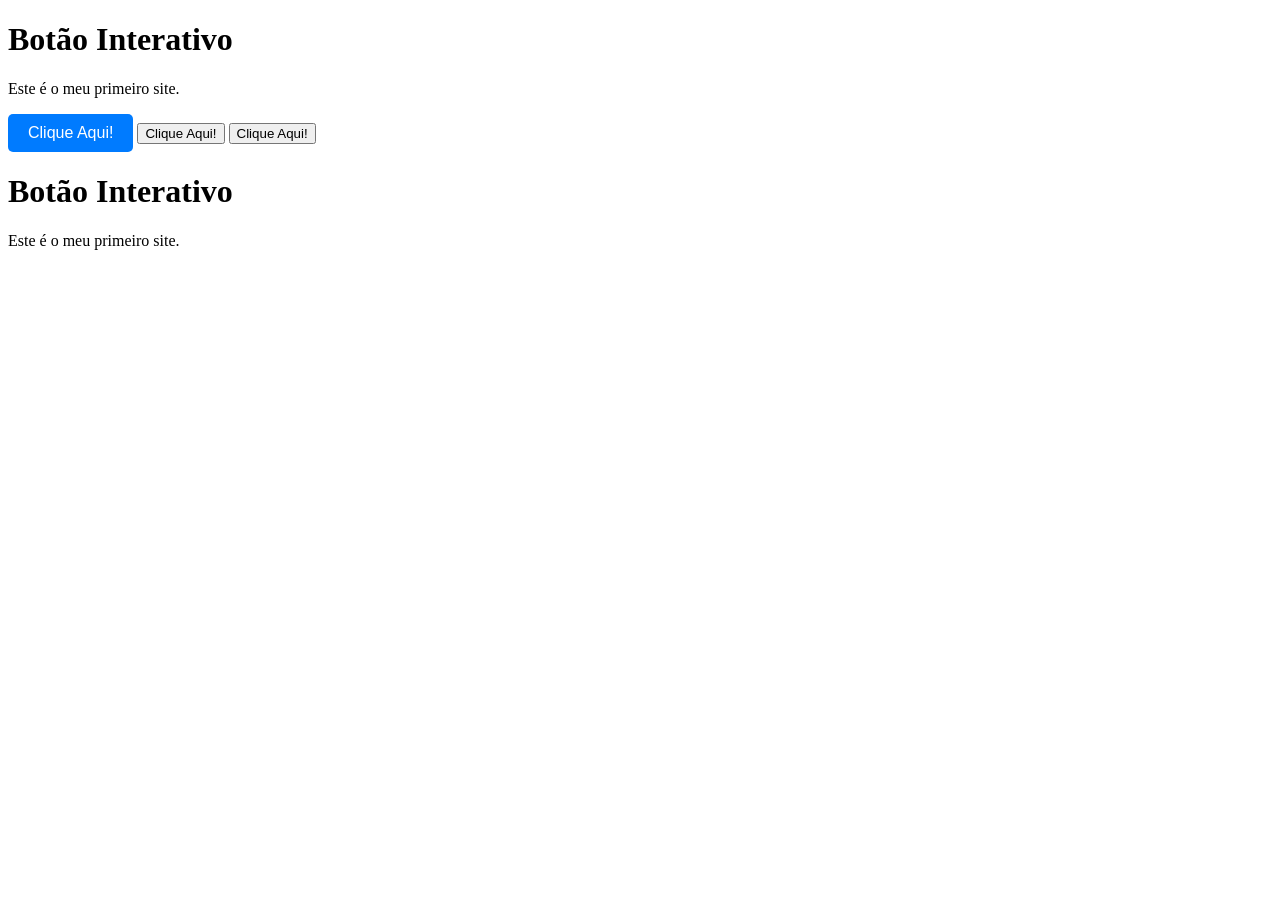
<file: index.html>
<!DOCTYPE html>
<html lang="pt-br">
<head>
    <h1>Botão Interativo</h1>
    <p>Este é o meu primeiro site.</p>
    <title>Botão Interativo</title>
    <style>
        .meu-botao {
            background-color: #007bff;
            color: white;
            padding: 10px 20px;
            border: none;
            border-radius: 5px;
            cursor: pointer;
            font-size: 16px;
        }
        .meu-botao:hover {
            background-color: #0056b3;
        }
    </style>
</head>
<body>
    <button class="meu-botao" onclick="mostrarMensagem()">
        Clique Aqui!
    </button>
     <button class="meu-botao3" onclick="mostrarMensagem()">
        Clique Aqui!
    </button>
     <button class="meu-botao2" onclick="mostrarMensagem()">
        Clique Aqui!
    </button>

    <script>
        function mostrarMensagem() {
            alert("Olá, mundo!");
        }
    </script>
    <h1>Botão Interativo</h1>
    <p>Este é o meu primeiro site.</p>
</body>
</html>
</file>
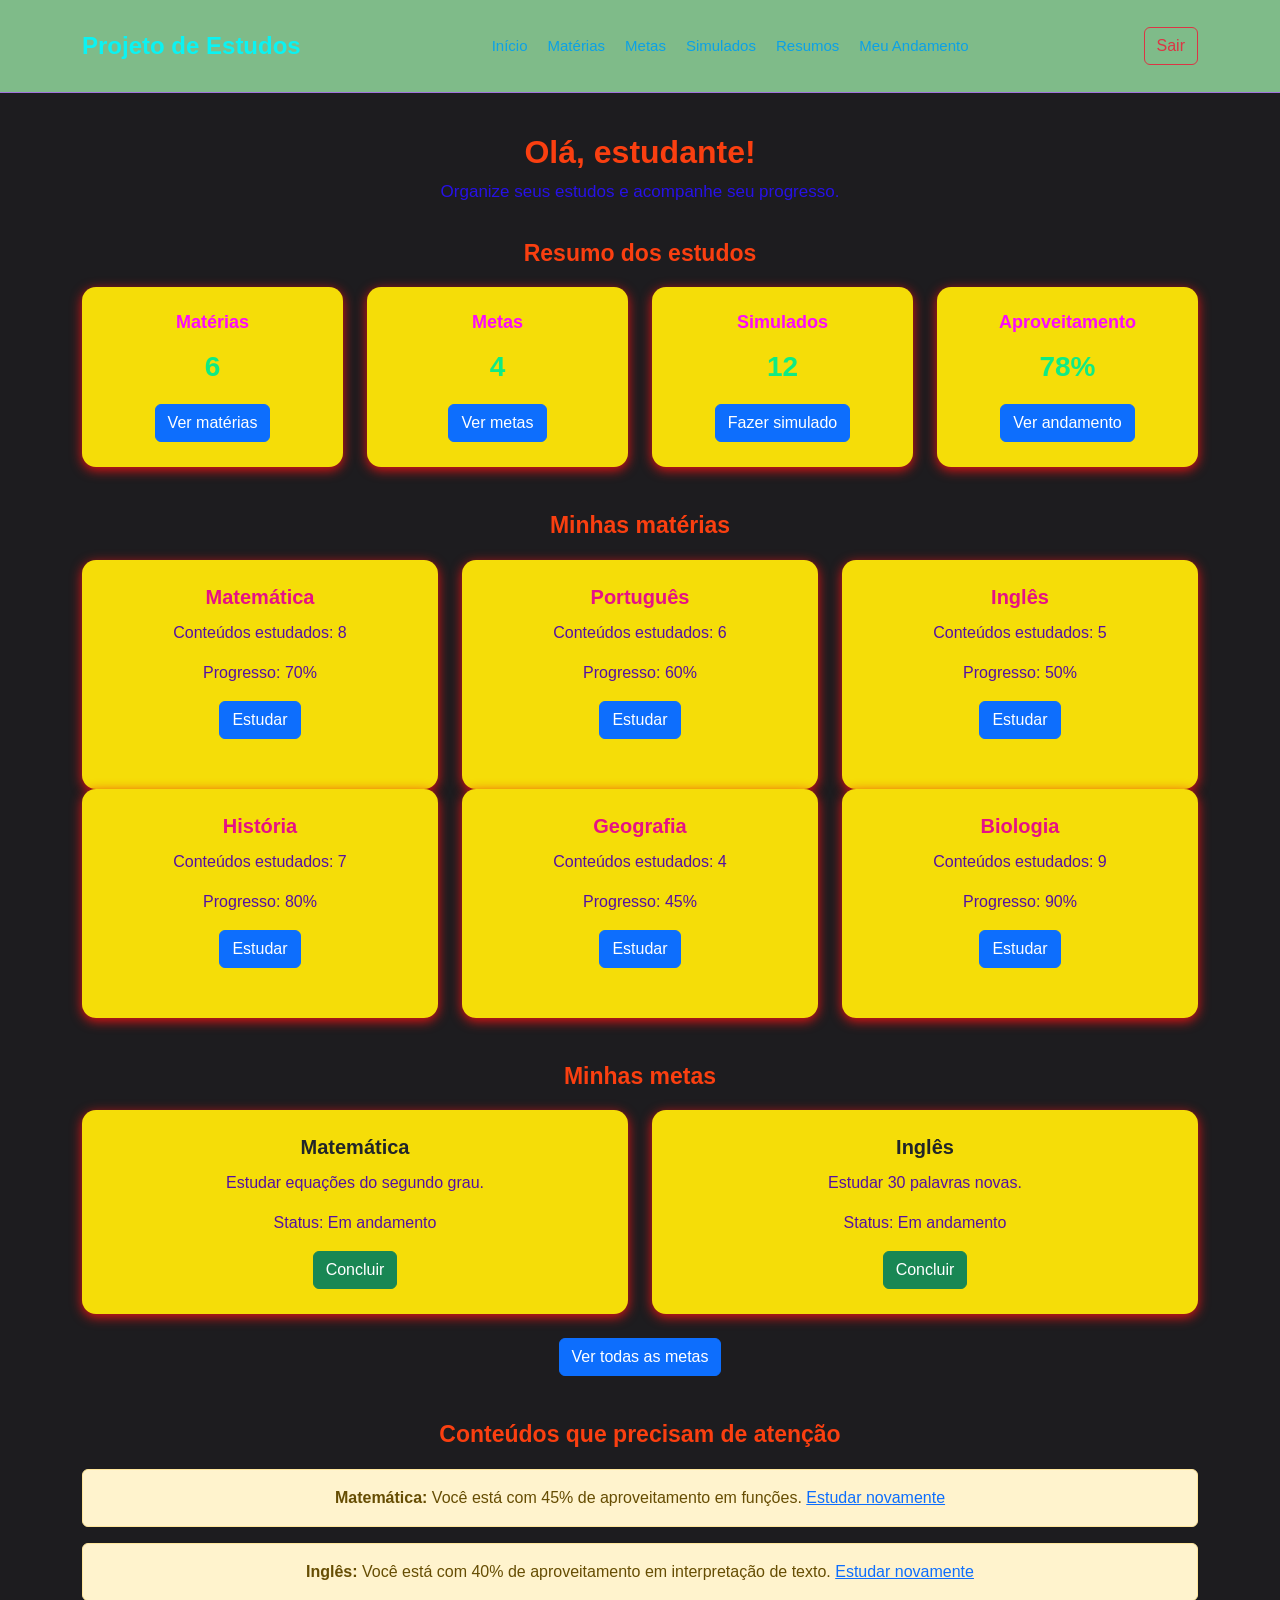
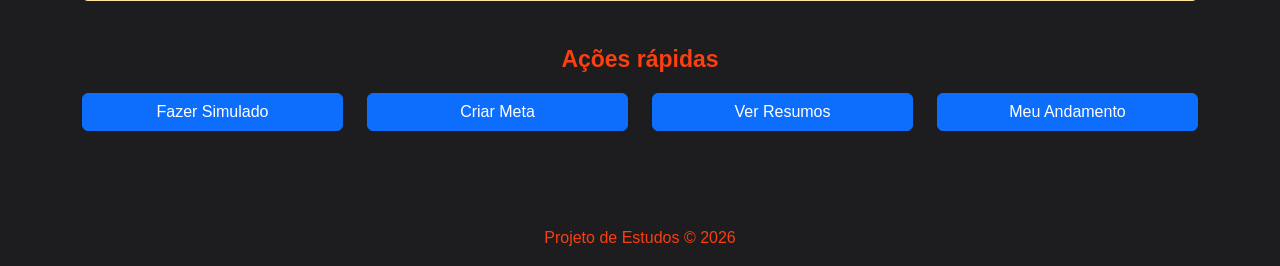
<file: bootstrap/index.html>
<!DOCTYPE html>
<html lang="pt-BR">

<head>
    <meta charset="UTF-8">
    <meta name="viewport" content="width=device-width, initial-scale=1.0">

    <title>Projeto de Estudos</title>

    <!-- Bootstrap -->
    <link href="https://cdn.jsdelivr.net/npm/bootstrap@5.3.8/dist/css/bootstrap.min.css" rel="stylesheet">

    <!-- Seu CSS -->
    <link rel="stylesheet" href="style.css">
</head>

<body>

    <!-- =========================
         MENU / CABEÇALHO
    ========================== -->

    <header>

        <nav class="navbar">

            <div class="container">

                <a href="#" class="navbar-brand">
                    Projeto de Estudos
                </a>

                <ul class="navbar-nav">

                    <li class="nav-item">
                        <a href="#" class="nav-link">Início</a>
                    </li>

                    <li class="nav-item">
                        <a href="#" class="nav-link">Matérias</a>
                    </li>

                    <li class="nav-item">
                        <a href="#" class="nav-link">Metas</a>
                    </li>

                    <li class="nav-item">
                        <a href="#" class="nav-link">Simulados</a>
                    </li>

                    <li class="nav-item">
                        <a href="#" class="nav-link">Resumos</a>
                    </li>

                    <li class="nav-item">
                        <a href="#" class="nav-link">Meu Andamento</a>
                    </li>

                </ul>

                <a href="#" class="btn btn-outline-danger">
                    Sair
                </a>

            </div>

        </nav>

    </header>


    <!-- =========================
         CONTEÚDO PRINCIPAL
    ========================== -->

    <main class="container">

        <!-- TÍTULO -->

        <section class="inicio">

            <h1>Olá, estudante!</h1>

            <p>
                Organize seus estudos e acompanhe seu progresso.
            </p>

        </section>


        <!-- =========================
             RESUMO DO ESTUDO
        ========================== -->

        <section class="resumo">

            <h2>Resumo dos estudos</h2>

            <div class="row">

                <div class="col-md-3">

                    <div class="card">

                        <div class="card-body">

                            <h3>Matérias</h3>

                            <p>6</p>

                            <a href="#" class="btn btn-primary">
                                Ver matérias
                            </a>

                        </div>

                    </div>

                </div>


                <div class="col-md-3">

                    <div class="card">

                        <div class="card-body">

                            <h3>Metas</h3>

                            <p>4</p>

                            <a href="#" class="btn btn-primary">
                                Ver metas
                            </a>

                        </div>

                    </div>

                </div>


                <div class="col-md-3">

                    <div class="card">

                        <div class="card-body">

                            <h3>Simulados</h3>

                            <p>12</p>

                            <a href="#" class="btn btn-primary">
                                Fazer simulado
                            </a>

                        </div>

                    </div>

                </div>


                <div class="col-md-3">

                    <div class="card">

                        <div class="card-body">

                            <h3>Aproveitamento</h3>

                            <p>78%</p>

                            <a href="#" class="btn btn-primary">
                                Ver andamento
                            </a>

                        </div>

                    </div>

                </div>

            </div>

        </section>


        <!-- =========================
             MATÉRIAS
        ========================== -->

        <section class="materias">

            <h2>Minhas matérias</h2>

            <div class="row">


                <div class="col-md-4">

                    <div class="card materia">

                        <div class="card-body">

                            <h3>Matemática</h3>

                            <p>
                                Conteúdos estudados: 8
                            </p>

                            <p>
                                Progresso: 70%
                            </p>

                            <a href="#" class="btn btn-primary">
                                Estudar
                            </a>

                        </div>

                    </div>

                </div>


                <div class="col-md-4">

                    <div class="card materia">

                        <div class="card-body">

                            <h3>Português</h3>

                            <p>
                                Conteúdos estudados: 6
                            </p>

                            <p>
                                Progresso: 60%
                            </p>

                            <a href="#" class="btn btn-primary">
                                Estudar
                            </a>

                        </div>

                    </div>

                </div>


                <div class="col-md-4">

                    <div class="card materia">

                        <div class="card-body">

                            <h3>Inglês</h3>

                            <p>
                                Conteúdos estudados: 5
                            </p>

                            <p>
                                Progresso: 50%
                            </p>

                            <a href="#" class="btn btn-primary">
                                Estudar
                            </a>

                        </div>

                    </div>

                </div>


                <div class="col-md-4">

                    <div class="card materia">

                        <div class="card-body">

                            <h3>História</h3>

                            <p>
                                Conteúdos estudados: 7
                            </p>

                            <p>
                                Progresso: 80%
                            </p>

                            <a href="#" class="btn btn-primary">
                                Estudar
                            </a>

                        </div>

                    </div>

                </div>


                <div class="col-md-4">

                    <div class="card materia">

                        <div class="card-body">

                            <h3>Geografia</h3>

                            <p>
                                Conteúdos estudados: 4
                            </p>

                            <p>
                                Progresso: 45%
                            </p>

                            <a href="#" class="btn btn-primary">
                                Estudar
                            </a>

                        </div>

                    </div>

                </div>


                <div class="col-md-4">

                    <div class="card materia">

                        <div class="card-body">

                            <h3>Biologia</h3>

                            <p>
                                Conteúdos estudados: 9
                            </p>

                            <p>
                                Progresso: 90%
                            </p>

                            <a href="#" class="btn btn-primary">
                                Estudar
                            </a>

                        </div>

                    </div>

                </div>

            </div>

        </section>


        <!-- =========================
             METAS
        ========================== -->

        <section class="metas">

            <h2>Minhas metas</h2>

            <div class="row">

                <div class="col-md-6">

                    <div class="card">

                        <div class="card-body">

                            <h3>Matemática</h3>

                            <p>
                                Estudar equações do segundo grau.
                            </p>

                            <p>
                                Status: Em andamento
                            </p>

                            <button class="btn btn-success">
                                Concluir
                            </button>

                        </div>

                    </div>

                </div>


                <div class="col-md-6">

                    <div class="card">

                        <div class="card-body">

                            <h3>Inglês</h3>

                            <p>
                                Estudar 30 palavras novas.
                            </p>

                            <p>
                                Status: Em andamento
                            </p>

                            <button class="btn btn-success">
                                Concluir
                            </button>

                        </div>

                    </div>

                </div>

            </div>

            <br>

            <a href="#" class="btn btn-primary">
                Ver todas as metas
            </a>

        </section>


        <!-- =========================
             CONTEÚDOS QUE PRECISAM
             DE ATENÇÃO
        ========================== -->

        <section class="atencao">

            <h2>Conteúdos que precisam de atenção</h2>

            <div class="alert alert-warning">

                <strong>Matemática:</strong>

                Você está com 45% de aproveitamento
                em funções.

                <a href="#">
                    Estudar novamente
                </a>

            </div>


            <div class="alert alert-warning">

                <strong>Inglês:</strong>

                Você está com 40% de aproveitamento
                em interpretação de texto.

                <a href="#">
                    Estudar novamente
                </a>

            </div>

        </section>


        <!-- =========================
             AÇÕES RÁPIDAS
        ========================== -->

        <section class="acoes">

            <h2>Ações rápidas</h2>

            <div class="row">

                <div class="col-md-3">

                    <a href="#" class="btn btn-primary w-100">
                        Fazer Simulado
                    </a>

                </div>

                <div class="col-md-3">

                    <a href="#" class="btn btn-primary w-100">
                        Criar Meta
                    </a>

                </div>

                <div class="col-md-3">

                    <a href="#" class="btn btn-primary w-100">
                        Ver Resumos
                    </a>

                </div>

                <div class="col-md-3">

                    <a href="#" class="btn btn-primary w-100">
                        Meu Andamento
                    </a>

                </div>

            </div>

        </section>

    </main>


    <!-- =========================
         RODAPÉ
    ========================== -->

    <footer>

        <p>
            Projeto de Estudos © 2026
        </p>

    </footer>

</body>

</html>
</file>
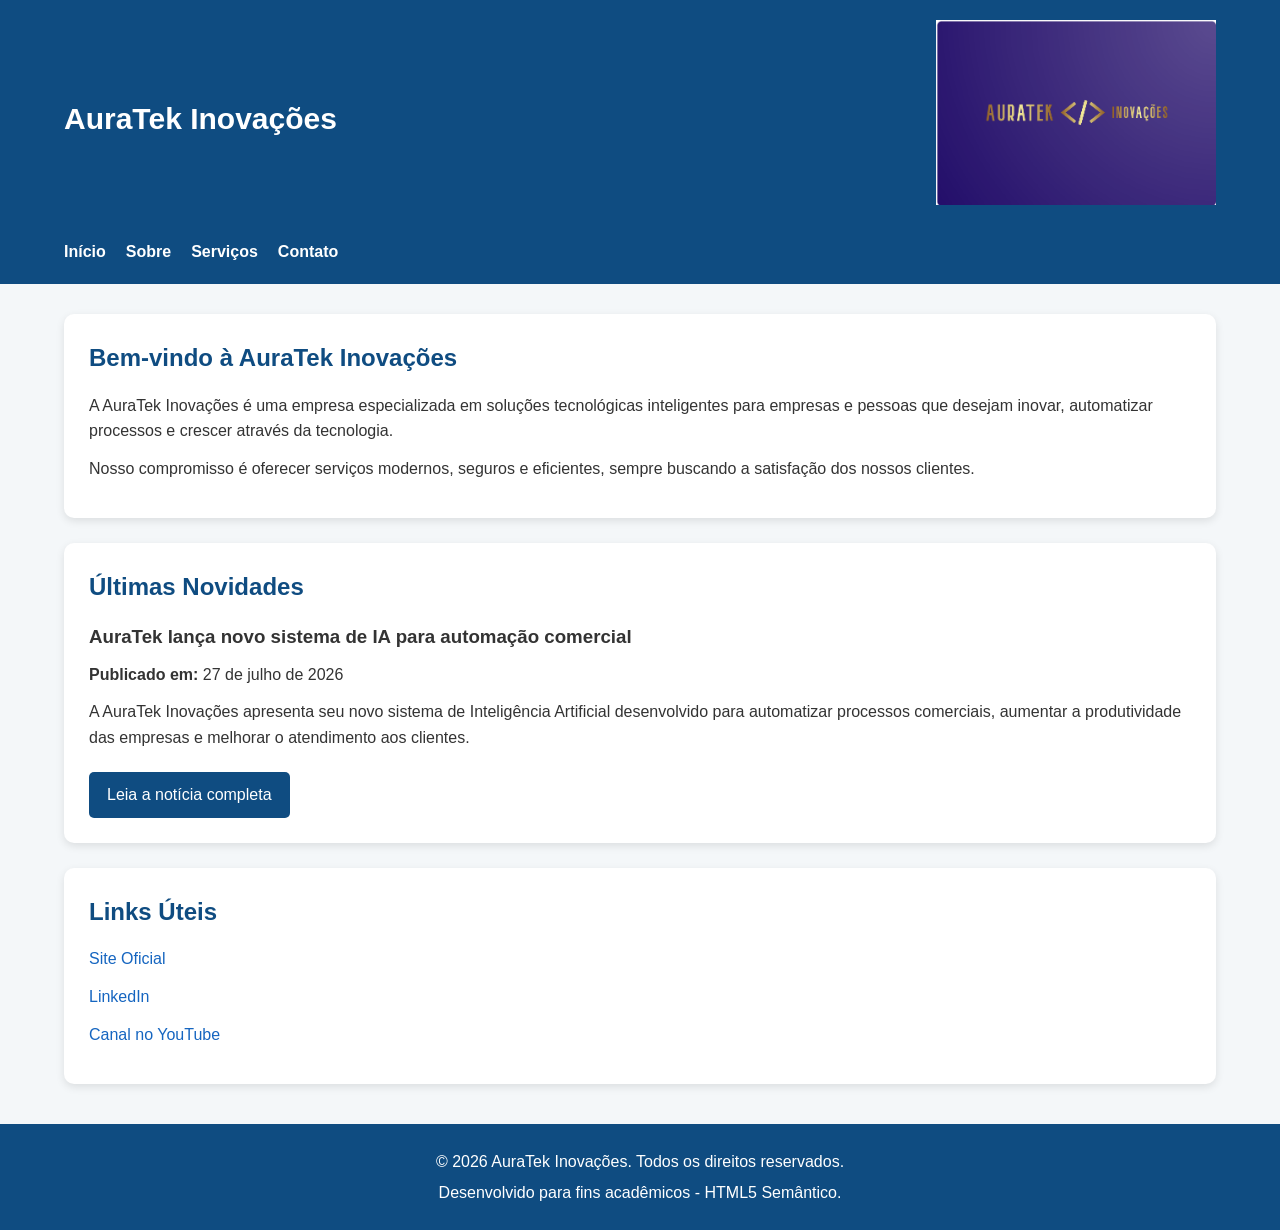
<file: elementosSemânticos-AuraTek/index.html>
<!DOCTYPE html>
<html lang="pt-BR">

<head>
    <meta charset="UTF-8">
    <meta name="viewport" content="width=device-width, initial-scale=1.0">
    <title>AuraTek Inovações - Início</title>

    <link rel="stylesheet" href="style.css">
</head>

<body>

    <!-- Cabeçalho -->
    <header>
        <div class="header-container">

            <h1>
                AuraTek Inovações
                <a href="index.html" class="logo">
                    <img src="logo-auratek.png" alt="Logo da AuraTek">
                </a>
            </h1>

            <nav>
                <ul>
                    <li><a href="index.html">Início</a></li>
                    <li><a href="sobre.html">Sobre</a></li>
                    <li><a href="servicos.html">Serviços</a></li>
                    <li><a href="contato.html">Contato</a></li>
                </ul>
            </nav>

        </div>
    </header>

    <!-- Conteúdo Principal -->
    <main>

        <!-- Apresentação -->
        <section id="inicio">

            <h2>Bem-vindo à AuraTek Inovações</h2>

            <p>
                A AuraTek Inovações é uma empresa especializada em soluções tecnológicas
                inteligentes para empresas e pessoas que desejam inovar, automatizar processos
                e crescer através da tecnologia.
            </p>

            <p>
                Nosso compromisso é oferecer serviços modernos, seguros e eficientes,
                sempre buscando a satisfação dos nossos clientes.
            </p>

        </section>

        <!-- Novidades -->
        <article class="destaque-novidade">

            <h2>Últimas Novidades</h2>

            <h3>AuraTek lança novo sistema de IA para automação comercial</h3>

            <p><strong>Publicado em:</strong> 27 de julho de 2026</p>

            <p>
                A AuraTek Inovações apresenta seu novo sistema de Inteligência Artificial
                desenvolvido para automatizar processos comerciais, aumentar a produtividade
                das empresas e melhorar o atendimento aos clientes.
            </p>

            <a href="Wireframe da Notícia/noticia.html">Leia a notícia completa</a>

        </article>

        <!-- Links úteis -->
        <aside>

            <h2>Links Úteis</h2>

            <ul>
                <li><a href="https://www.auratek.com.br" target="_blank">Site Oficial</a></li>
                <li><a href="https://www.linkedin.com/company/auratek-inovacoes" target="_blank">LinkedIn</a></li>
                <li><a href="https://www.youtube.com" target="_blank">Canal no YouTube</a></li>
            </ul>

        </aside>

    </main>

    <!-- Rodapé -->
    <footer>

        <p>&copy; 2026 AuraTek Inovações. Todos os direitos reservados.</p>

        <p>Desenvolvido para fins acadêmicos - HTML5 Semântico.</p>

    </footer>

</body>

</html>
</file>
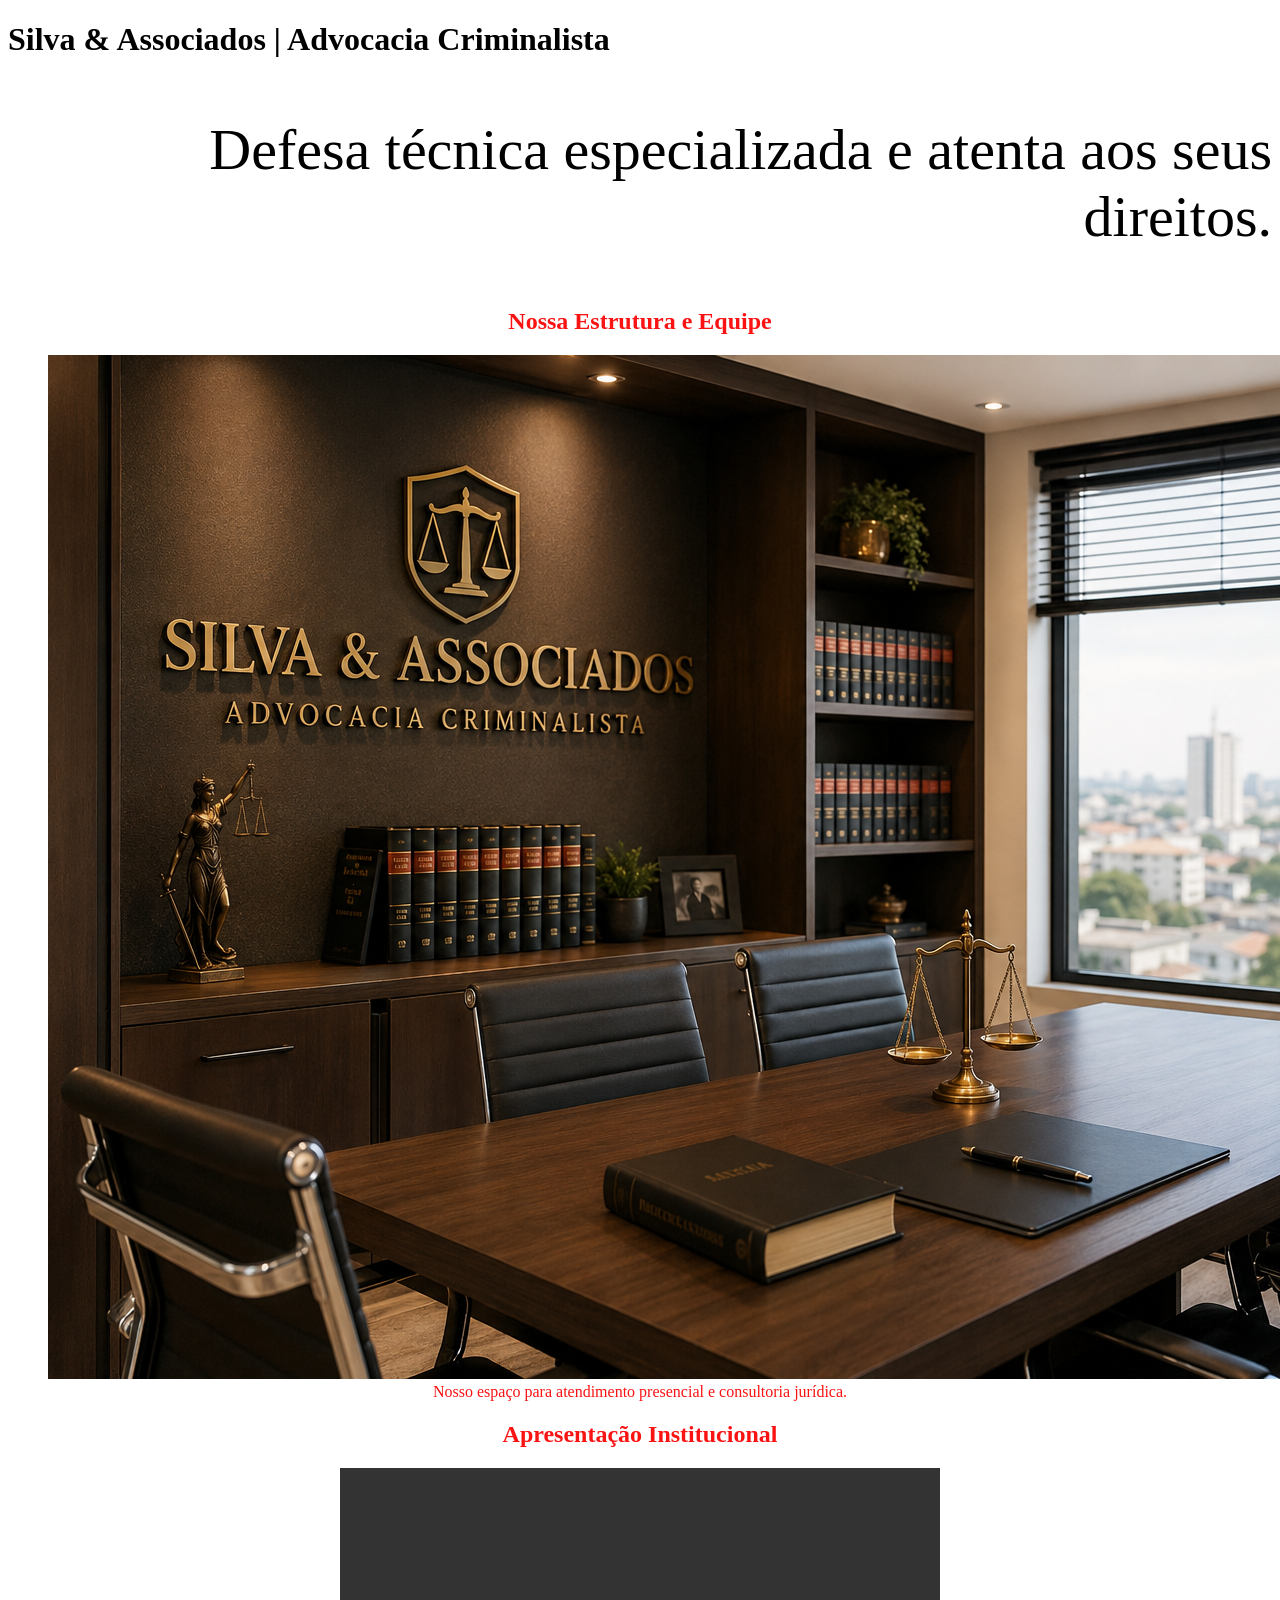
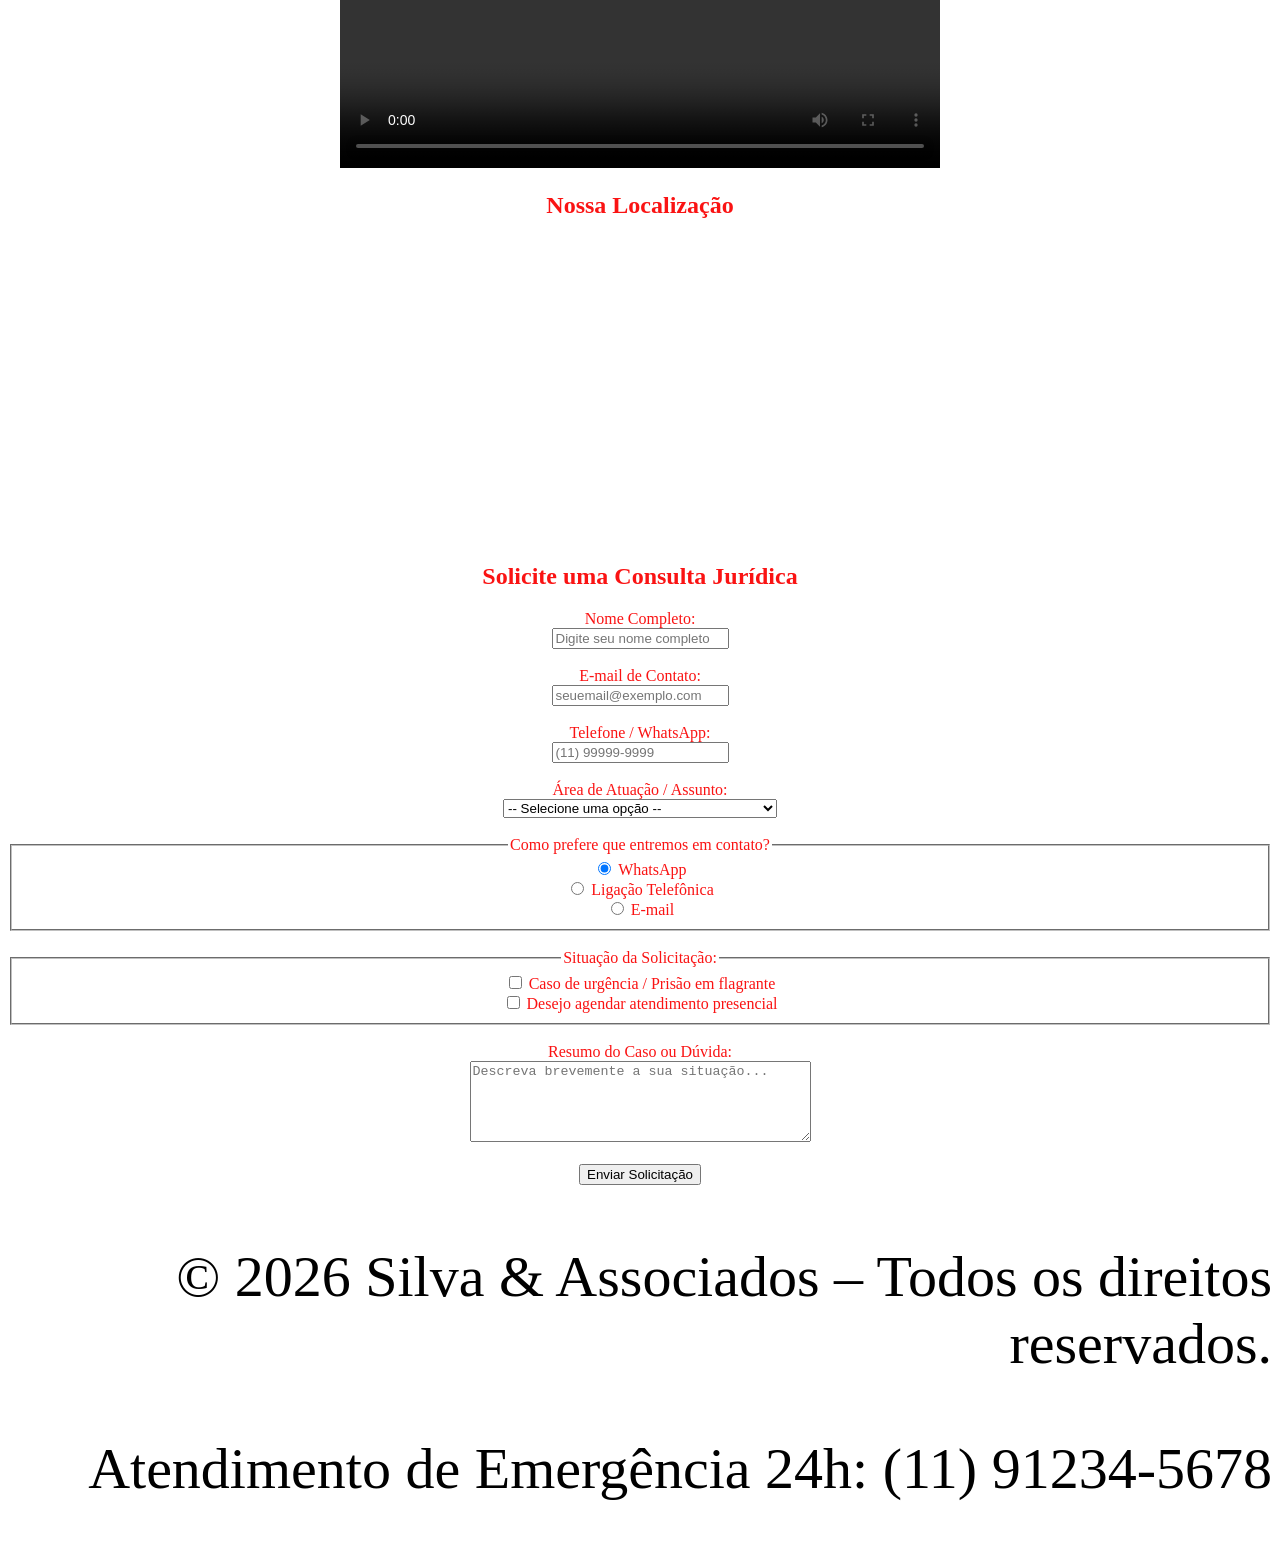
<file: páginaMultimidia/index.html>
<!DOCTYPE html>
<html lang="pt-BR">
<head>
    <meta charset="UTF-8">
    <meta name="viewport" content="width=device-width, initial-scale=1.0">
    <title>Silva & Associados – Advocacia Criminal</title>
    <link rel="stylesheet" href="style.css">
</head>
<body>

    
    <header>
        <h1>Silva & Associados | Advocacia Criminalista</h1>
        <p>Defesa técnica especializada e atenta aos seus direitos.</p>
    </header>

    <main>
        
        <section>
            <h2>Nossa Estrutura e Equipe</h2>
            <figure>
                <img src="escritorio.png" alt="Escritório de advocacia criminal com mesa de reunião, livros jurídicos e balança da justiça ao fundo.">
                <figcaption>Nosso espaço para atendimento presencial e consultoria jurídica.</figcaption>
            </figure>
        </section>

       
        <section>
            <h2>Apresentação Institucional</h2>
            <video controls width="600">
                <source src="advocaciaCriminal.mp4" type="video/mp4">
                Seu navegador não suporta a exibição de vídeos em HTML5.
            </video>
        </section>

       
        <section>
            <h2>Nossa Localização</h2>
            <iframe 
                Src=https://www.google.com/maps/embed?pb=!1m18!1m12!1m3!1d3657.197581525381!2d-46.658607!3d-23.561386!2m2!1f0!2f0!3f0!3m2!1i1024!2i768!4f13.1!3m3!1m2!1s0x0%3A0x0!2zMjPCsDMzJzQwLjkiUyA0NsKwMzknMzEuMCJX!5e0!3m2!1spt-BR!2sbr!4v1600000000000!5m2!1spt-BR!2sbr 
                Width="600" 
                Height="300" 
                Style="border:0;" 
                Allowfullscreen="" 
                Loading="lazy"
                Title="Mapa de localização do escritório de advocacia">
            </iframe>
        </section>

       
        <section>
            <h2>Solicite uma Consulta Jurídica</h2>
            <form action="#" method="POST">
                
                
                <div>
                    <label for="nome">Nome Completo:</label><br>
                    <input type="text" id="nome" name="nome" required placeholder="Digite seu nome completo">
                </div>
                <br>

                
                <div>
                    <label for="email">E-mail de Contato:</label><br>
                    <input type="email" id="email" name="email" required placeholder="seuemail@exemplo.com">
                </div>
                <br>

               
                <div>
                    <label for="telefone">Telefone / WhatsApp:</label><br>
                    <input type="tel" id="telefone" name="telefone" placeholder="(11) 99999-9999">
                </div>
                <br>

               
                <div>
                    <label for="assunto">Área de Atuação / Assunto:</label><br>
                    <select id="assunto" name="assunto">
                        <option value="">-- Selecione uma opção --</option>
                        <option value="defesa-investigacao">Defesa em Investigação / Inquérito Policial</option>
                        <option value="habeas-corpus">Pedido de Liberdade / Habeas Corpus</option>
                        <option value="consultoria">Consultoria Jurídica Criminal Preventiva</option>
                        <option value="outros">Outros Assuntos</option>
                    </select>
                </div>
                <br>

               
                <fieldset>
                    <legend>Como prefere que entremos em contato?</legend>
                    <input type="radio" id="contato-whatsapp" name="preferencia_contato" value="whatsapp" checked>
                    <label for="contato-whatsapp">WhatsApp</label><br>

                    <input type="radio" id="contato-ligacao" name="preferencia_contato" value="ligacao">
                    <label for="contato-ligacao">Ligação Telefônica</label><br>

                    <input type="radio" id="contato-email" name="preferencia_contato" value="email">
                    <label for="contato-email">E-mail</label>
                </fieldset>
                <br>

                
                <fieldset>
                    <legend>Situação da Solicitação:</legend>
                    <input type="checkbox" id="urgente" name="status_caso[]" value="urgente">
                    <label for="urgente">Caso de urgência / Prisão em flagrante</label><br>

                    <input type="checkbox" id="atendimento-presencial" name="status_caso[]" value="presencial">
                    <label for="atendimento-presencial">Desejo agendar atendimento presencial</label>
                </fieldset>
                <br>

              
                <div>
                    <label for="mensagem">Resumo do Caso ou Dúvida:</label><br>
                    <textarea id="mensagem" name="mensagem" rows="5" cols="40" placeholder="Descreva brevemente a sua situação..."></textarea>
                </div>
                <br>

                <button type="submit">Enviar Solicitação</button>
            </form>
        </section>
    </main>


    <footer>
        <p>&copy; 2026 Silva & Associados – Todos os direitos reservados.</p>
        <p>Atendimento de Emergência 24h: (11) 91234-5678</p>
    </footer>

</body>
</html>
</file>
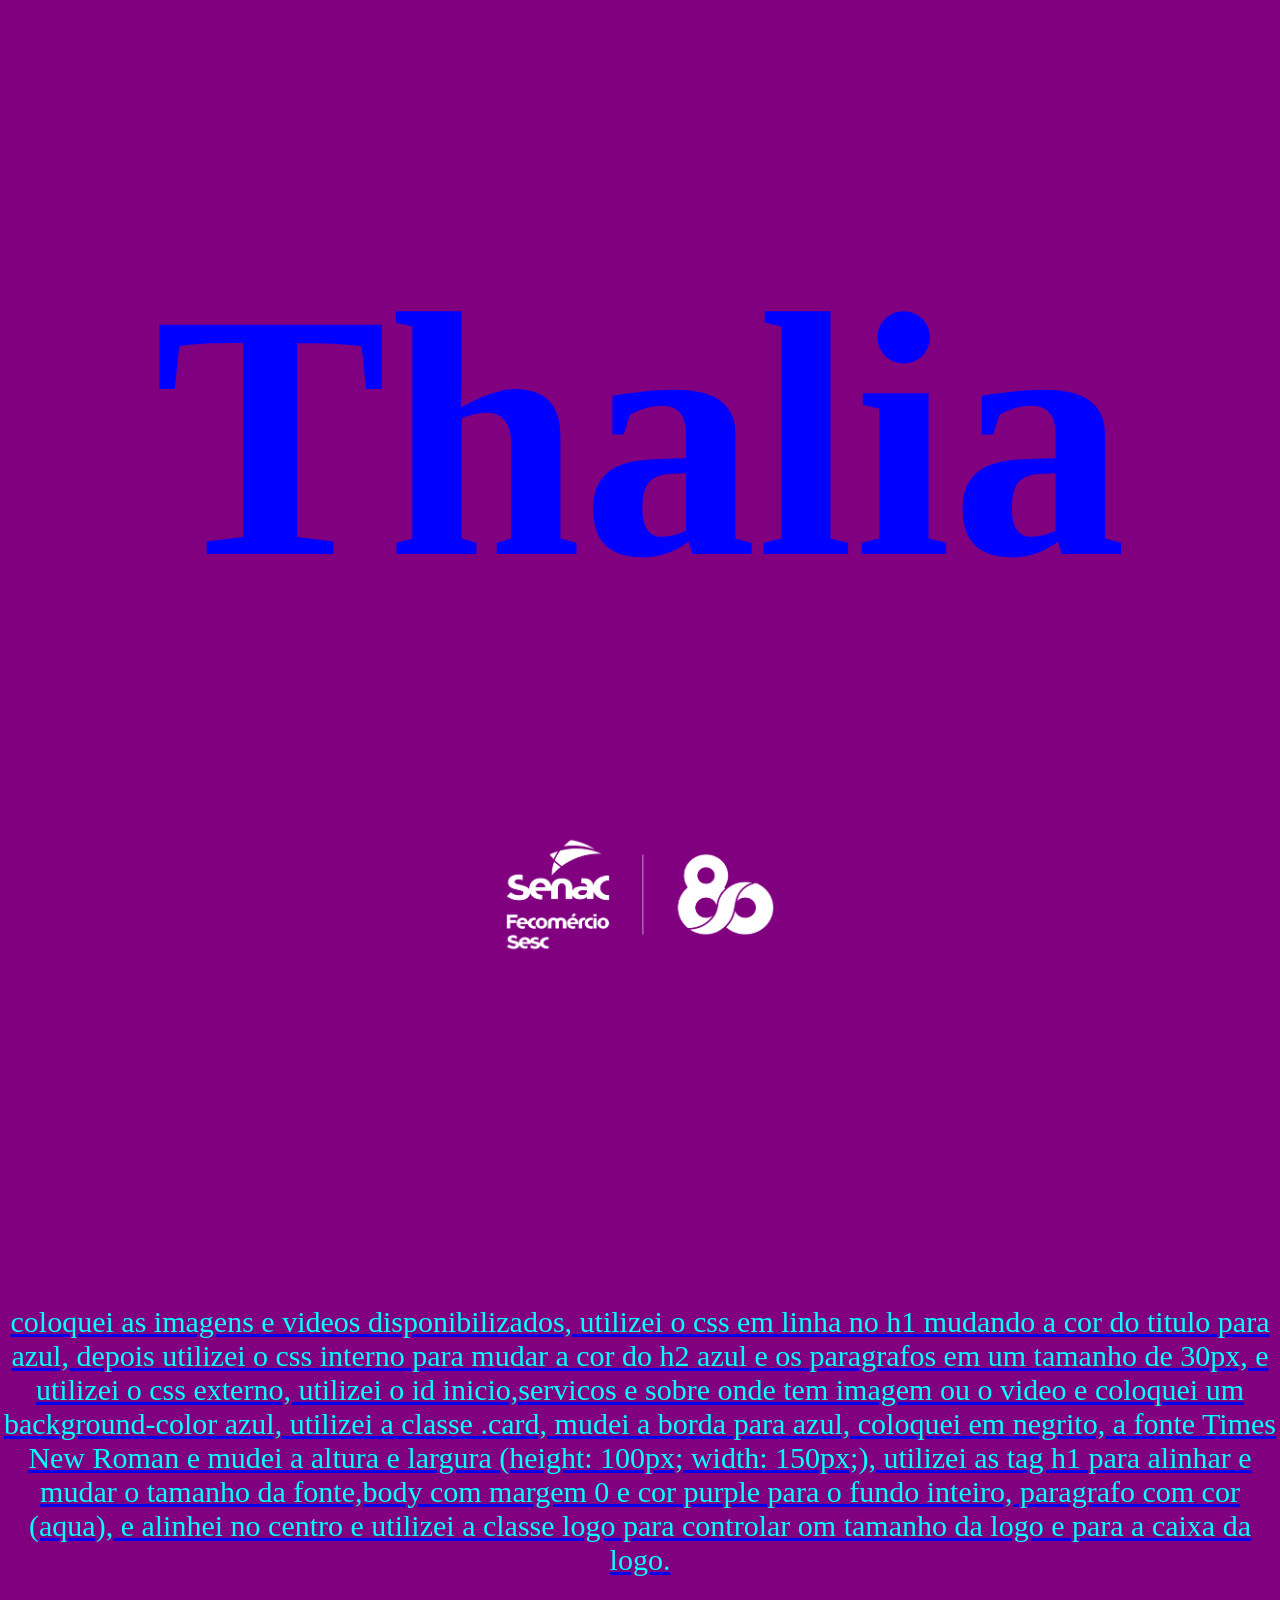
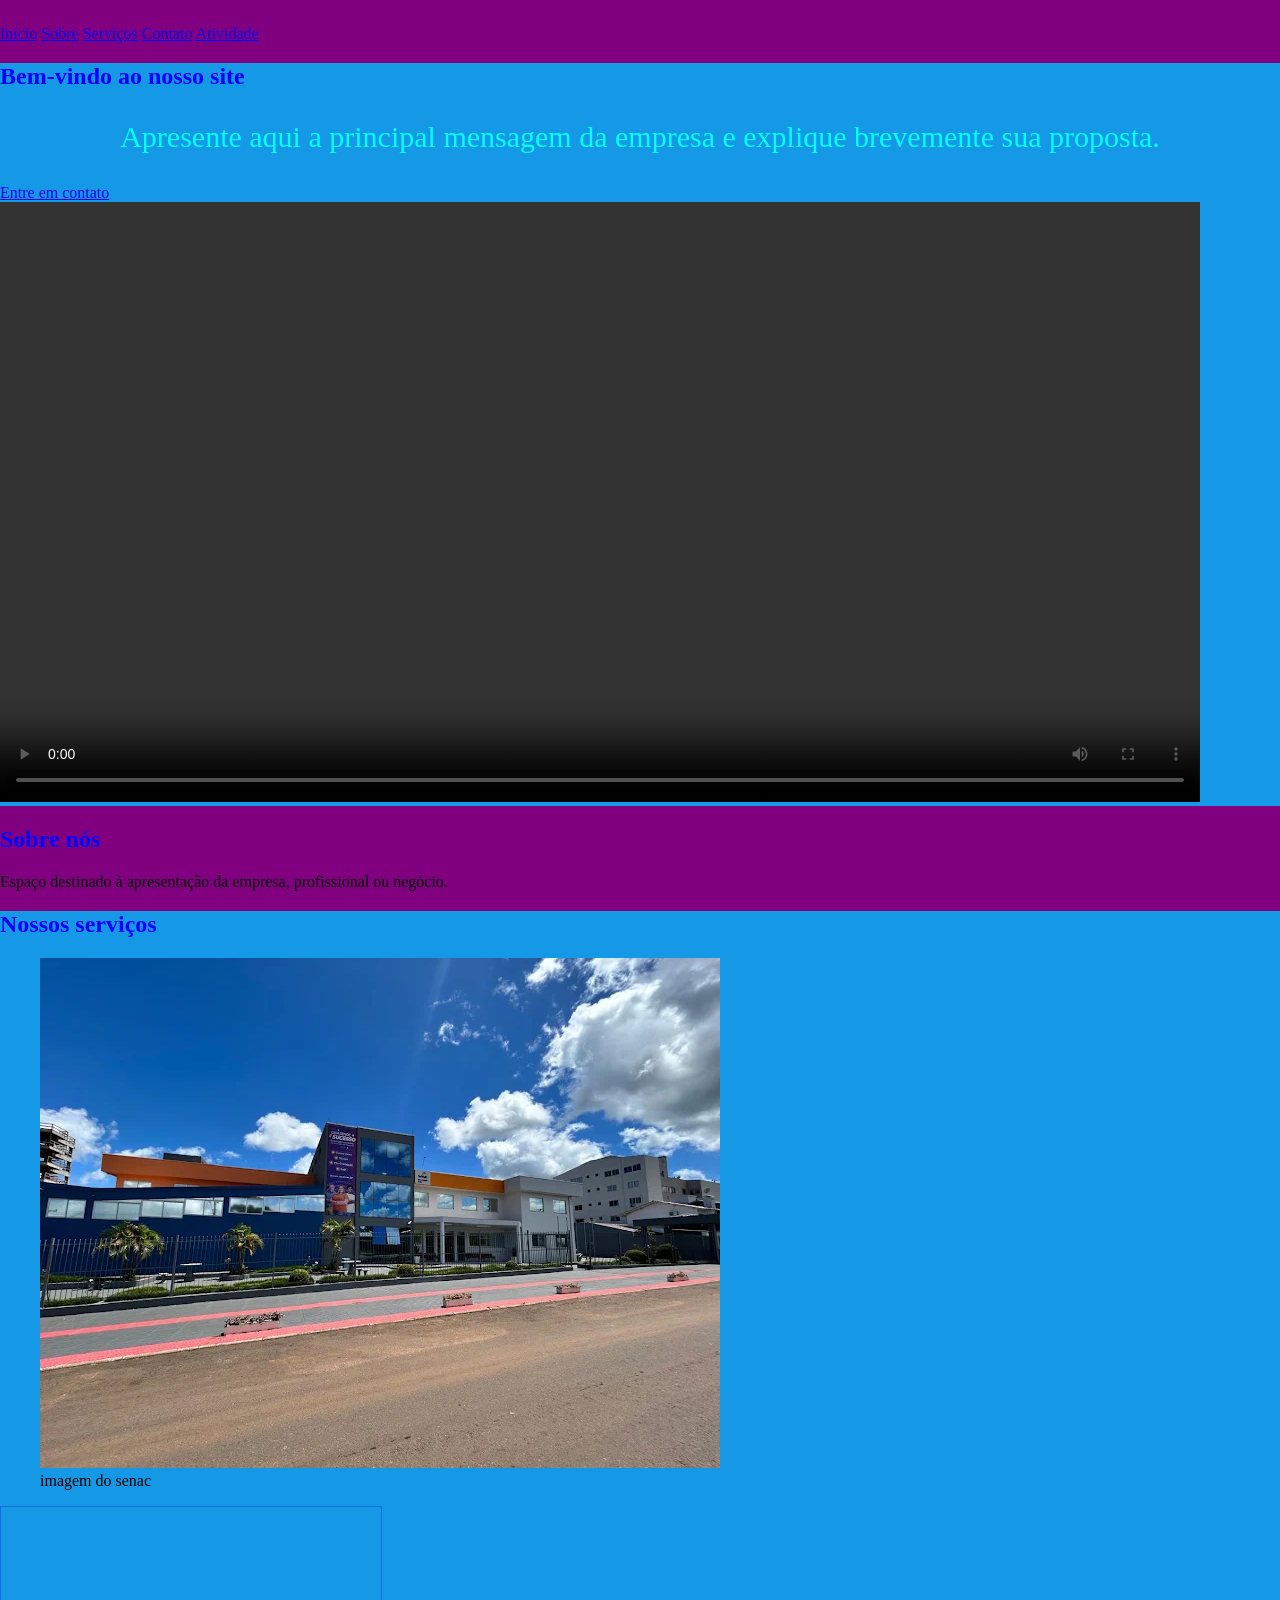
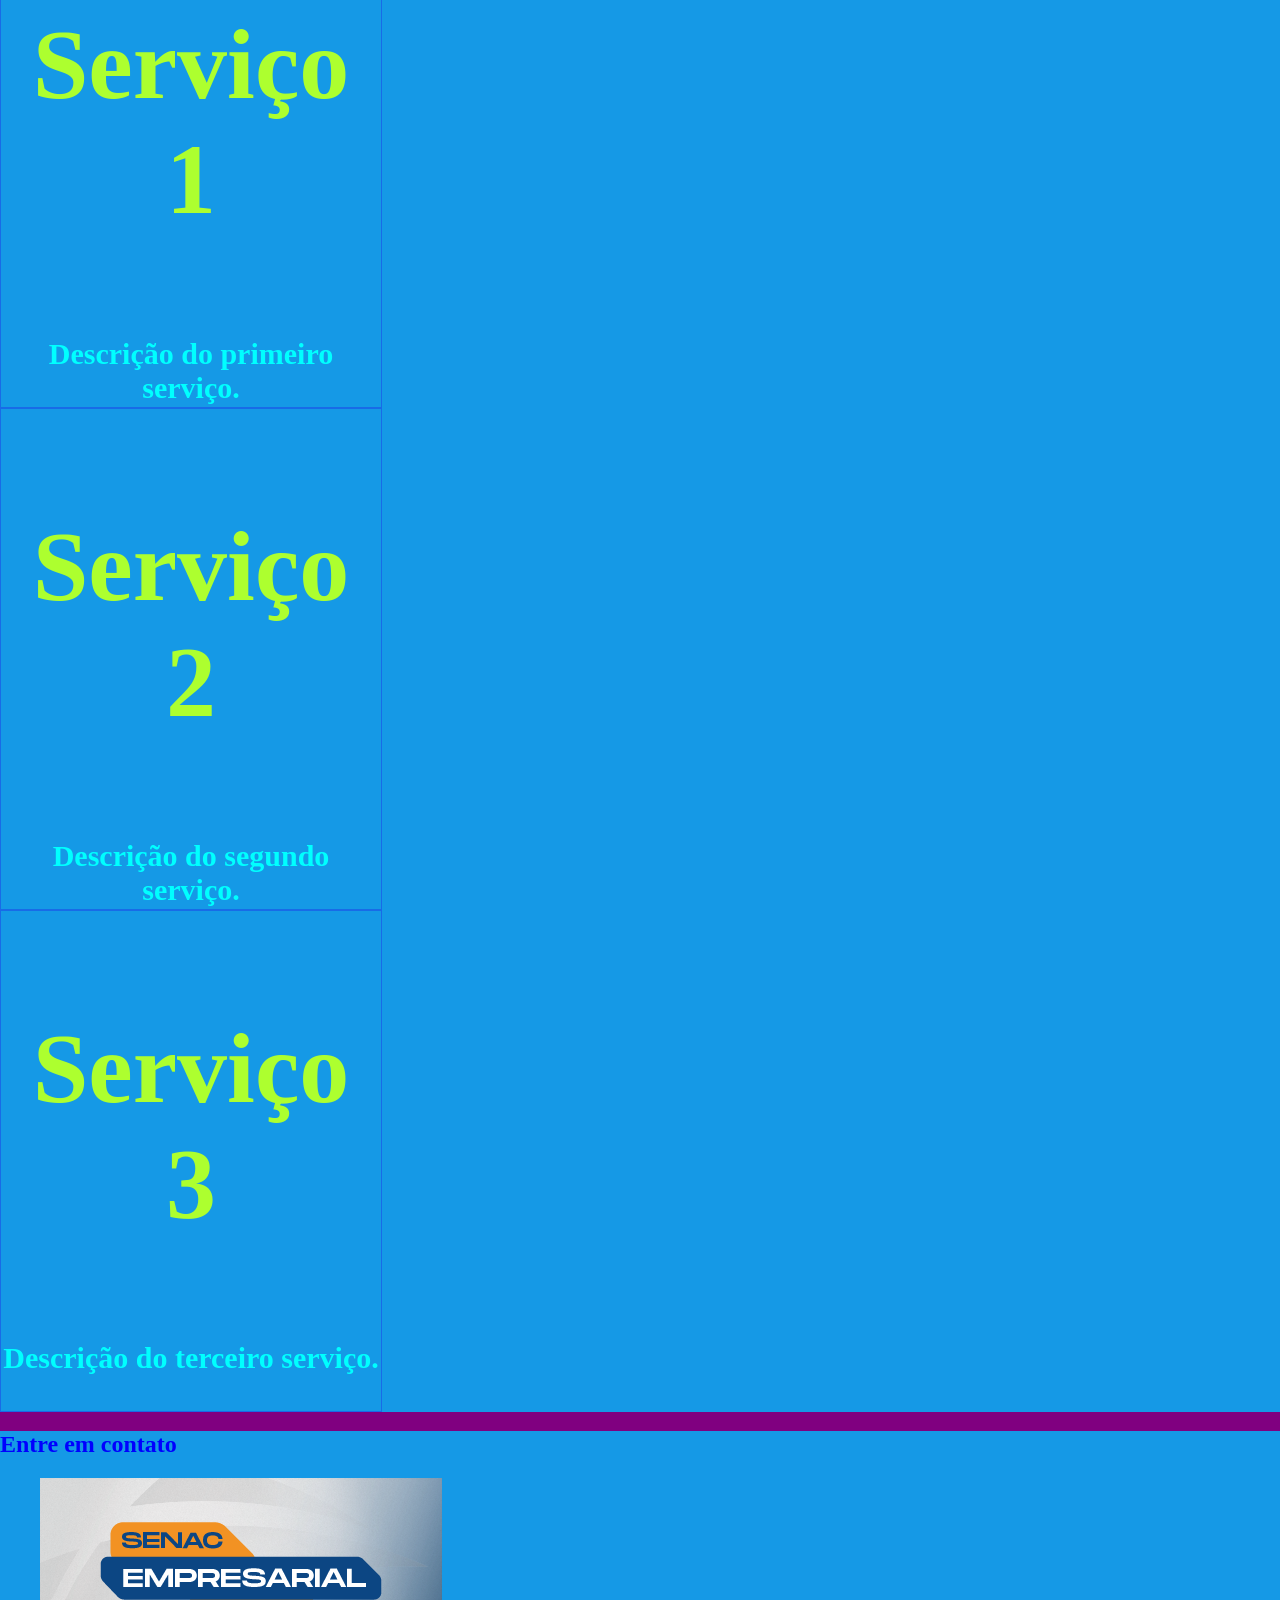
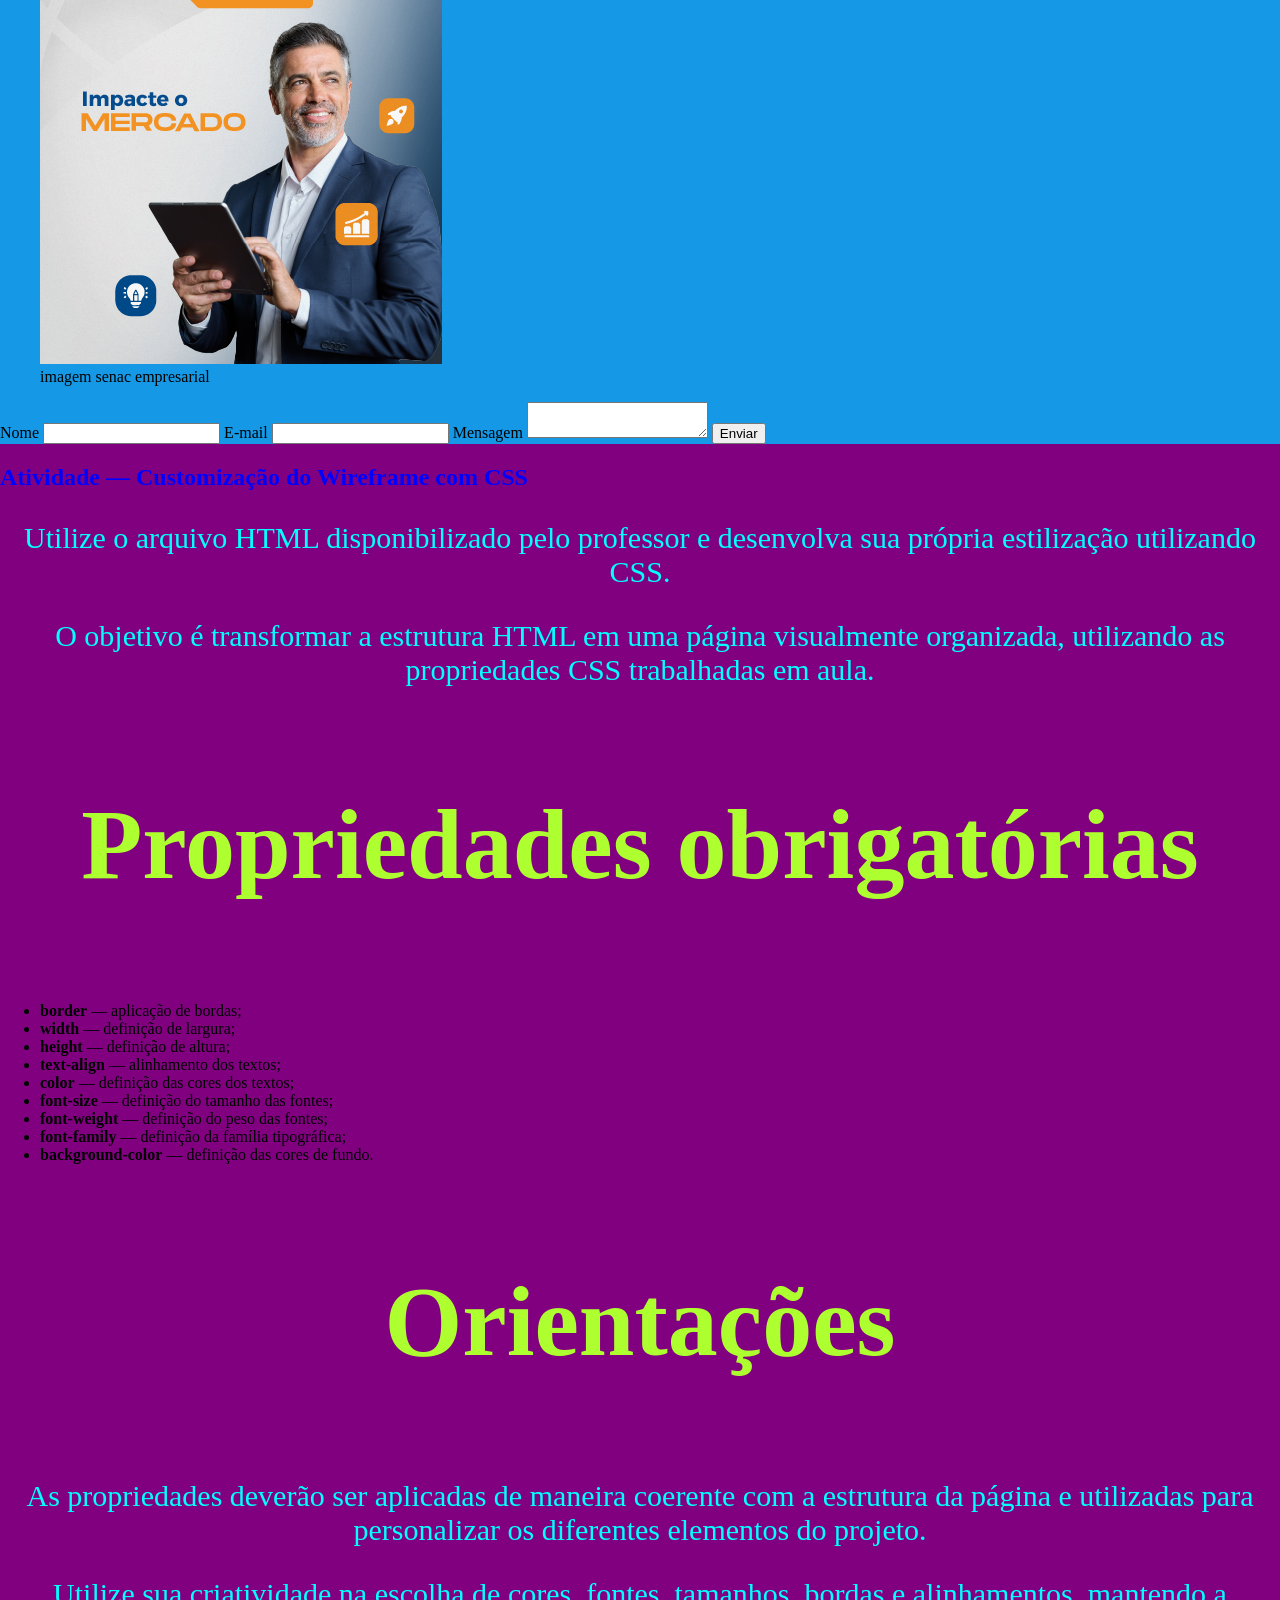
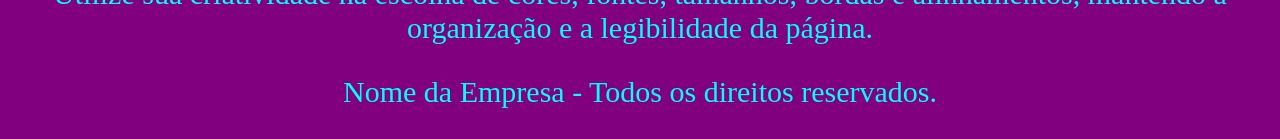
<file: Thalia - atividade/Thalia - Atividade/index.html>
<!DOCTYPE html>
<html lang="pt-br">

<head>
    <meta charset="UTF-8">
    <meta name="viewport" content="width=device-width, initial-scale=1.0">
    <title>Avaliação</title>
    <style>
        h2 {
            color: blue;
        }

        p {
            font-size: 30px;
        }
    </style>
</head>
<link rel="stylesheet" type="text/css" href="css/style.css">

<body>

    <header>
        <div>
            <h1 style="color: blue;">Thalia
                <a href="index.html" class="logo">
                <img src="img\logo-branco-80-anos.png" alt="logo do senac" width="500" height="300">
            </h1>
            <p>coloquei as imagens e videos disponibilizados, utilizei o css em linha no h1 mudando a cor do titulo para
                azul,
                depois utilizei o css interno para mudar a cor do h2 azul e os paragrafos em um tamanho de 30px, e
                utilizei o css externo, utilizei o id inicio,servicos e sobre onde tem imagem ou o video e coloquei um background-color azul, utilizei a classe
                .card, mudei a borda para azul, coloquei em negrito,
                a fonte Times New Roman e mudei a altura e largura (height: 100px;
                width: 150px;), utilizei as tag h1 para alinhar e mudar o tamanho da fonte,body com margem 0 e cor purple para o fundo inteiro, paragrafo com cor (aqua), e alinhei no centro
            e utilizei a classe logo para controlar om tamanho da logo e para a caixa da logo.  </p>
            
        </div>

        <nav>
            <a href="#inicio">Início</a>
            <a href="#sobre">Sobre</a>
            <a href="#servicos">Serviços</a>
            <a href="#contato">Contato</a>
            <a href="#atividade">Atividade</a>
        </nav>
    </header>

    <main>

        <section id="inicio">
            <h2>Bem-vindo ao nosso site</h2>
            <p>Apresente aqui a principal mensagem da empresa e explique brevemente sua proposta.</p>
            <a href="#contato">Entre em contato</a>
            <video controls height="600">
                <source src="video/Rede social mais popular de 2004 até 2025.mp4" type="video/mp4">
                Seu navegador não suporta a exibição de vídeos em HTML5.
            </video>
        </section>

        <section id="sobre">
            <h2>Sobre nós</h2>

            Espaço destinado à apresentação da empresa, profissional ou negócio.
        </section>

        <section id="servicos">
            <h2>Nossos serviços</h2>

            <figure>
                <img src="img/senac.webp" alt="Logo do Senac">
                <figcaption>imagem do senac</figcaption>
            </figure>
            <div class="card">
                <h3>Serviço 1</h3>
                <p>Descrição do primeiro serviço.</p>
            </div>

            <div class="card">
                <h3>Serviço 2</h3>
                <p>Descrição do segundo serviço.</p>
            </div>

            <div class="card">
                <h3>Serviço 3</h3>
                <p>Descrição do terceiro serviço.</p>
            </div>
        </section>

        <section id="contato">
            <h2>Entre em contato</h2>
            <figure>
                <img src="img/senac 2.webp" alt="senac empresarial">
                <figcaption>imagem senac empresarial</figcaption>
            </figure>

            <form>
                <label for="nome">Nome</label>
                <input type="text" id="nome" name="nome">

                <label for="email">E-mail</label>
                <input type="email" id="email" name="email">

                <label for="mensagem">Mensagem</label>
                <textarea id="mensagem" name="mensagem"></textarea>

                <button type="submit">Enviar</button>
            </form>
        </section>
        <section id="atividade">
            <h2>Atividade — Customização do Wireframe com CSS</h2>

            <p>
                Utilize o arquivo HTML disponibilizado pelo professor e desenvolva
                sua própria estilização utilizando CSS.
            </p>

            <p>
                O objetivo é transformar a estrutura HTML em uma página visualmente
                organizada, utilizando as propriedades CSS trabalhadas em aula.
            </p>

            <h3>Propriedades obrigatórias</h3>

            <ul>
                <li><strong>border</strong> — aplicação de bordas;</li>
                <li><strong>width</strong> — definição de largura;</li>
                <li><strong>height</strong> — definição de altura;</li>
                <li><strong>text-align</strong> — alinhamento dos textos;</li>
                <li><strong>color</strong> — definição das cores dos textos;</li>
                <li><strong>font-size</strong> — definição do tamanho das fontes;</li>
                <li><strong>font-weight</strong> — definição do peso das fontes;</li>
                <li><strong>font-family</strong> — definição da família tipográfica;</li>
                <li><strong>background-color</strong> — definição das cores de fundo.</li>
            </ul>

            <h3>Orientações</h3>

            <p>
                As propriedades deverão ser aplicadas de maneira coerente com a
                estrutura da página e utilizadas para personalizar os diferentes
                elementos do projeto.
            </p>

            <p>
                Utilize sua criatividade na escolha de cores, fontes, tamanhos,
                bordas e alinhamentos, mantendo a organização e a legibilidade
                da página.
            </p>
        </section>
    </main>

    <footer>
        <p>Nome da Empresa - Todos os direitos reservados.</p>
    </footer>

</body>

</html>
</file>
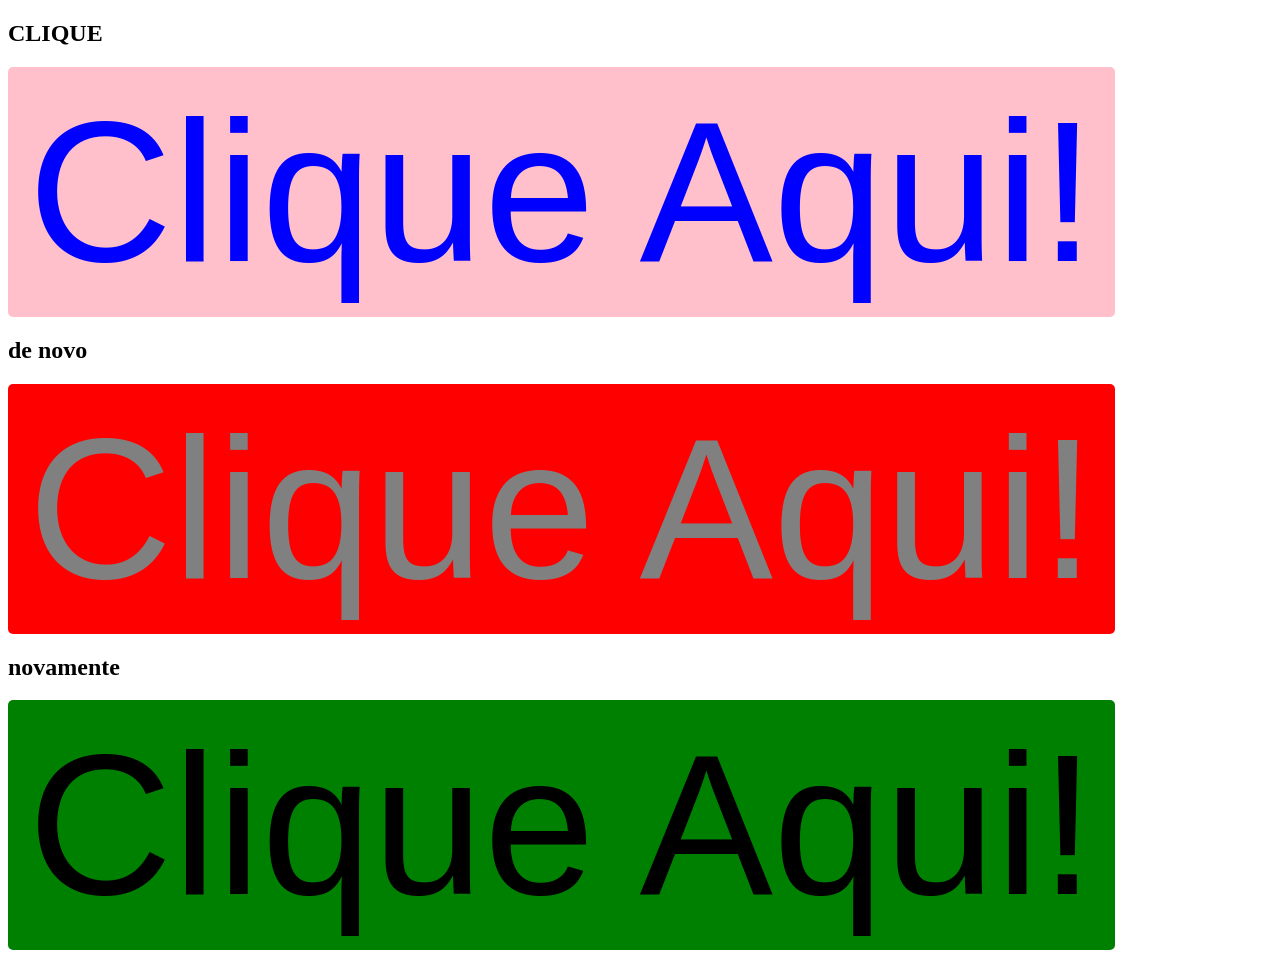
<file: index2.html>
<!DOCTYPE html>
<html lang="pt-br">
<style>
    .meu-botao {
        background-color: pink;
        color: blue;
        padding: 10px 20px;
        border: none;
        border-radius: 5px;
        cursor: pointer;
        font-size: 200px;
    }
     .meu-botao2 {
        background-color: red;
        color: gray;
        padding: 10px 20px;
        border: none;
        border-radius: 5px;
        cursor: pointer;
        font-size: 200px;
    }
     .meu-botao3 {
        background-color: GREEN;
        color: black;
        padding: 10px 20px;
        border: none;
        border-radius: 5px;
        cursor: pointer;
        font-size: 200px;
    }

    .meu-botao:hover {
        background-color: #0056b3;
    }
</style>

<head>
    <title>site 2</title>
    <h2>CLIQUE</h2>
    <button class="meu-botao" onclick="mostrarMensagem()">
        Clique Aqui!
    </button>
    <h2>de novo</h2>
</head>

<body>
    <button class="meu-botao2" onclick="mostrarMensagem()">
        Clique Aqui!
    </button>
    <script>
        function mostrarMensagem() {
            alert("Olá, word!");
        }
    </script>
    <h2>novamente</h2>
    <button class="meu-botao3" onclick="mostrarMensagem()">
        Clique Aqui!
    </button>
</body>
</file>
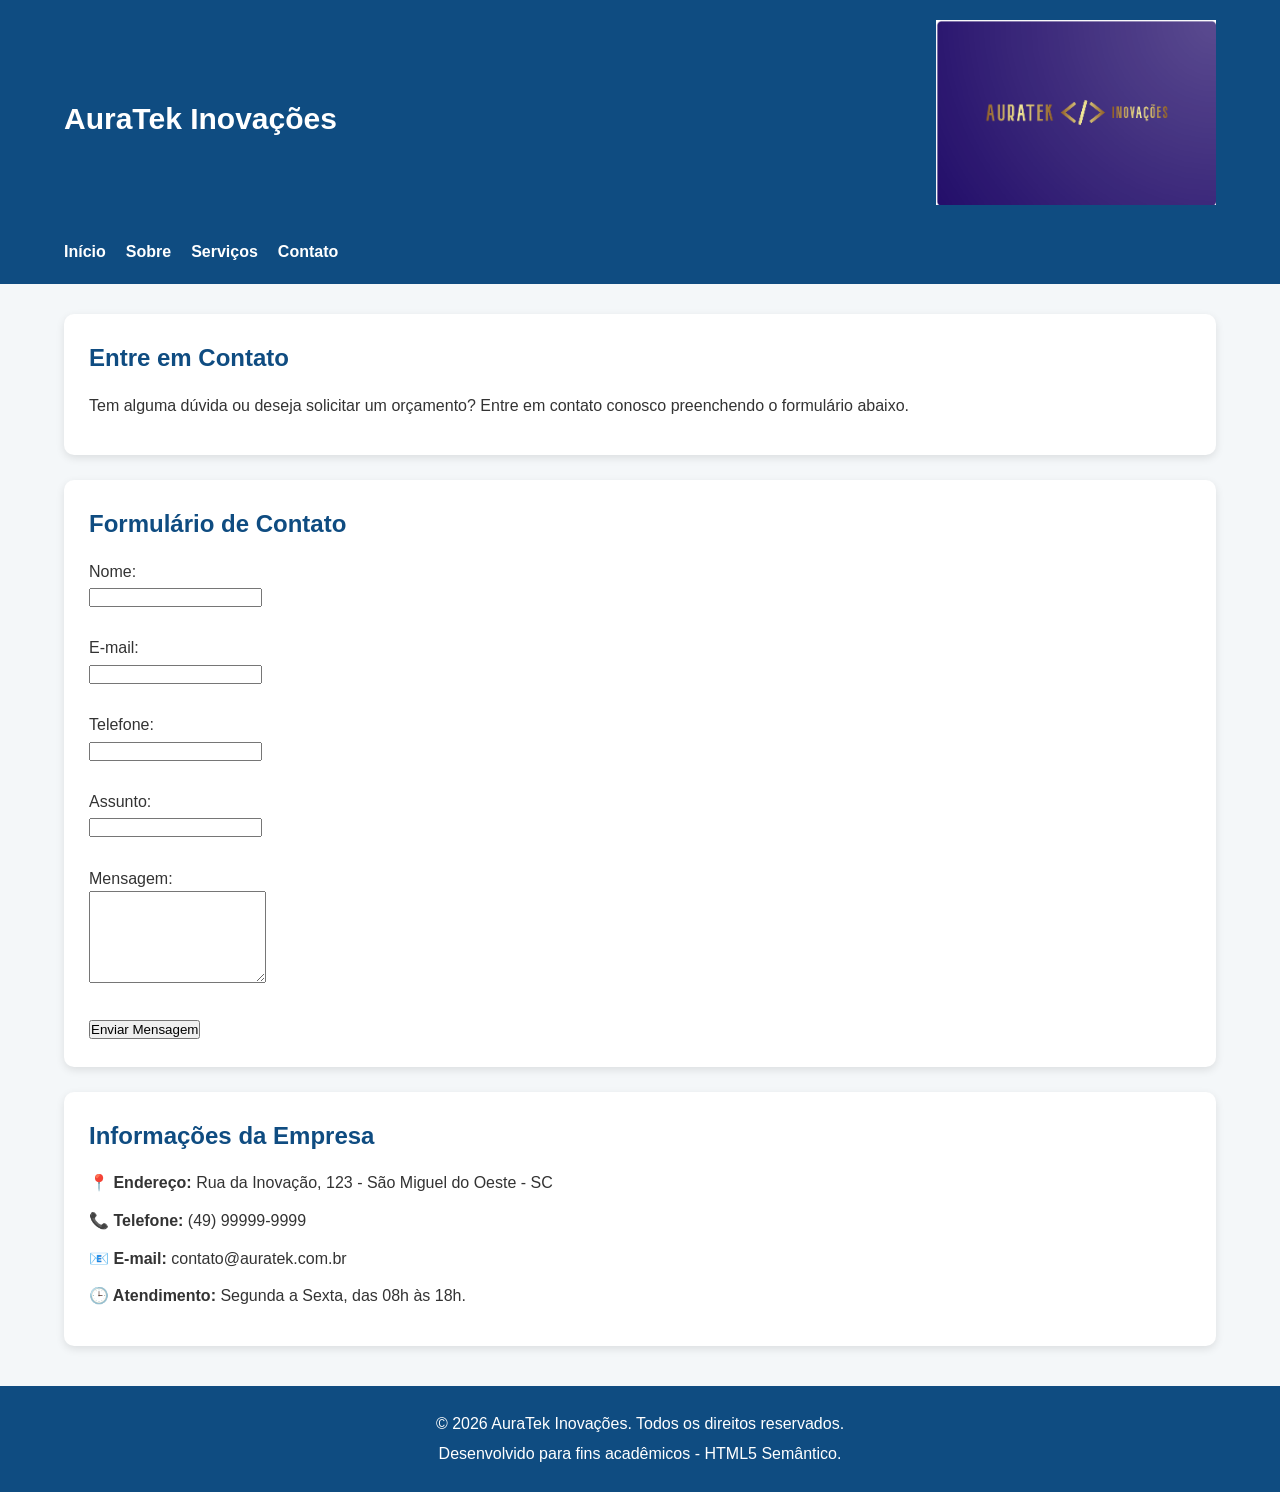
<file: elementosSemânticos-AuraTek/contato.html>
<!DOCTYPE html>
<html lang="pt-BR">

<head>
    <meta charset="UTF-8">
    <meta name="viewport" content="width=device-width, initial-scale=1.0">
    <title>AuraTek Inovações - Contato</title>

    <link rel="stylesheet" href="style.css">
</head>

<body>

    <!-- Cabeçalho -->
    <header>
        <div class="header-container">

            <h1>
                AuraTek Inovações
                <a href="index.html" class="logo">
                    <img src="logo-auratek.png" alt="Logo da AuraTek">
                </a>
            </h1>

            <nav>
                <ul>
                    <li><a href="index.html">Início</a></li>
                    <li><a href="sobre.html">Sobre</a></li>
                    <li><a href="servicos.html">Serviços</a></li>
                    <li><a href="contato.html">Contato</a></li>
                </ul>
            </nav>

        </div>
    </header>

    <!-- Conteúdo Principal -->
    <main>

        <section>

            <h2>Entre em Contato</h2>

            <p>
                Tem alguma dúvida ou deseja solicitar um orçamento?
                Entre em contato conosco preenchendo o formulário abaixo.
            </p>

        </section>

        <section>

            <h2>Formulário de Contato</h2>

            <form action="#" method="post">

                <label for="nome">Nome:</label><br>
                <input type="text" id="nome" name="nome" required><br><br>

                <label for="email">E-mail:</label><br>
                <input type="email" id="email" name="email" required><br><br>

                <label for="telefone">Telefone:</label><br>
                <input type="tel" id="telefone" name="telefone"><br><br>

                <label for="assunto">Assunto:</label><br>
                <input type="text" id="assunto" name="assunto"><br><br>

                <label for="mensagem">Mensagem:</label><br>
                <textarea id="mensagem" name="mensagem" rows="6" required></textarea><br><br>

                <button type="submit">Enviar Mensagem</button>

            </form>

        </section>

        <aside>

            <h2>Informações da Empresa</h2>

            <p><strong>📍 Endereço:</strong> Rua da Inovação, 123 - São Miguel do Oeste - SC</p>

            <p><strong>📞 Telefone:</strong> (49) 99999-9999</p>

            <p><strong>📧 E-mail:</strong> contato@auratek.com.br</p>

            <p><strong>🕒 Atendimento:</strong> Segunda a Sexta, das 08h às 18h.</p>

        </aside>

    </main>

    <!-- Rodapé -->
    <footer>

        <p>&copy; 2026 AuraTek Inovações. Todos os direitos reservados.</p>

        <p>Desenvolvido para fins acadêmicos - HTML5 Semântico.</p>

    </footer>

</body>

</html>
</file>
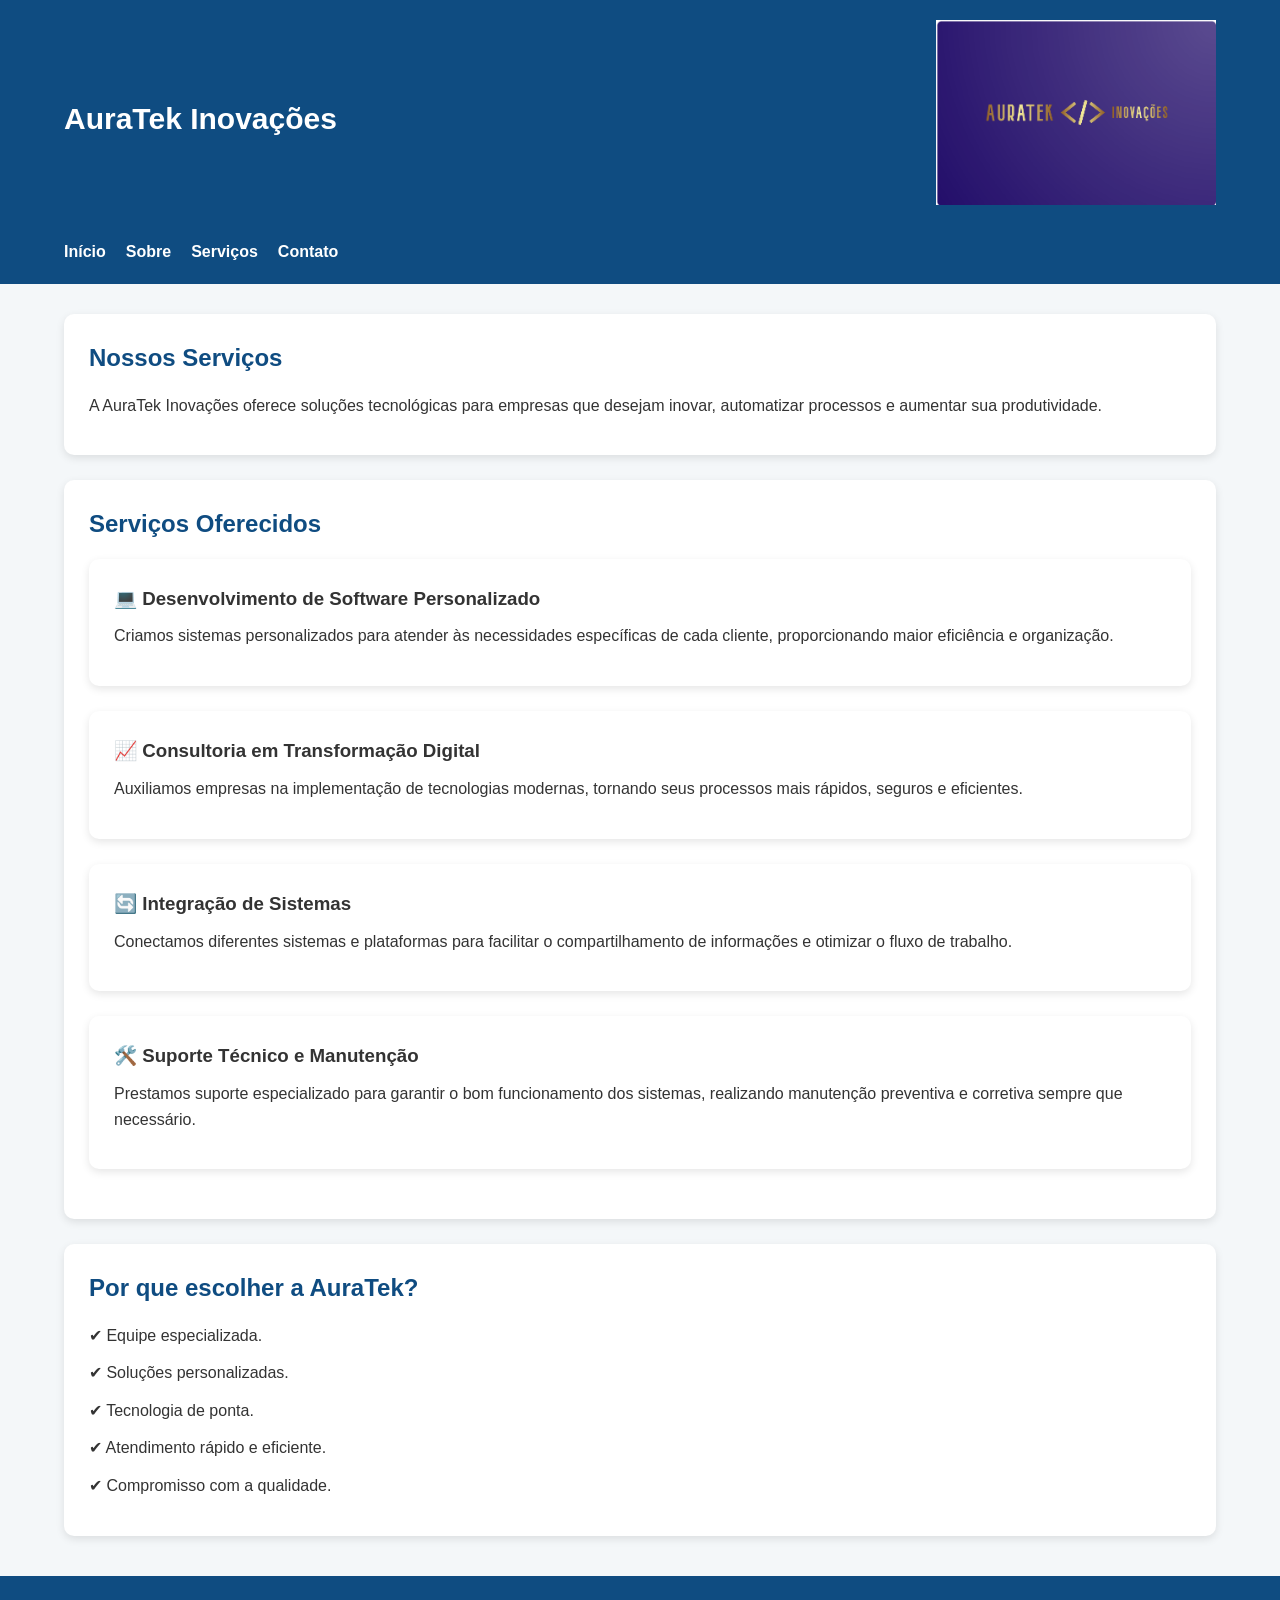
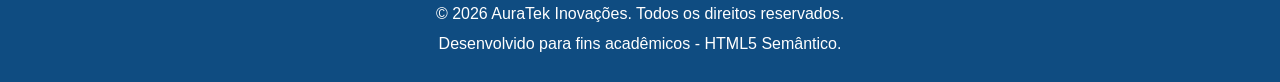
<file: elementosSemânticos-AuraTek/servicos.html>
<!DOCTYPE html>
<html lang="pt-BR">

<head>
    <meta charset="UTF-8">
    <meta name="viewport" content="width=device-width, initial-scale=1.0">
    <title>AuraTek Inovações - Serviços</title>

    <link rel="stylesheet" href="style.css">
</head>

<body>

    <!-- Cabeçalho -->
    <header>
        <div class="header-container">

            <h1>
                AuraTek Inovações
                <a href="index.html" class="logo">
                    <img src="logo-auratek.png" alt="Logo da AuraTek">
                </a>
            </h1>
            <nav>
                 <ul>
                    <li><a href="index.html">Início</a></li>
                    <li><a href="sobre.html">Sobre</a></li>
                    <li><a href="servicos.html">Serviços</a></li>
                    <li><a href="contato.html">Contato</a></li>
                </ul>
            </nav>

        </div>
    </header>

    <!-- Conteúdo Principal -->
    <main>

        <section>

            <h2>Nossos Serviços</h2>

            <p>
                A AuraTek Inovações oferece soluções tecnológicas para empresas
                que desejam inovar, automatizar processos e aumentar sua
                produtividade.
            </p>

        </section>

        <section>

            <h2>Serviços Oferecidos</h2>

            <article>

                <h3>💻 Desenvolvimento de Software Personalizado</h3>

                <p>
                    Criamos sistemas personalizados para atender às necessidades
                    específicas de cada cliente, proporcionando maior eficiência
                    e organização.
                </p>

            </article>

            <article>

                <h3>📈 Consultoria em Transformação Digital</h3>

                <p>
                    Auxiliamos empresas na implementação de tecnologias modernas,
                    tornando seus processos mais rápidos, seguros e eficientes.
                </p>

            </article>

            <article>

                <h3>🔄 Integração de Sistemas</h3>

                <p>
                    Conectamos diferentes sistemas e plataformas para facilitar
                    o compartilhamento de informações e otimizar o fluxo de trabalho.
                </p>

            </article>

            <article>

                <h3>🛠️ Suporte Técnico e Manutenção</h3>

                <p>
                    Prestamos suporte especializado para garantir o bom
                    funcionamento dos sistemas, realizando manutenção preventiva
                    e corretiva sempre que necessário.
                </p>

            </article>

        </section>

        <aside>

            <h2>Por que escolher a AuraTek?</h2>

            <ul>
                <li>✔ Equipe especializada.</li>
                <li>✔ Soluções personalizadas.</li>
                <li>✔ Tecnologia de ponta.</li>
                <li>✔ Atendimento rápido e eficiente.</li>
                <li>✔ Compromisso com a qualidade.</li>
            </ul>

        </aside>

    </main>

    <!-- Rodapé -->
    <footer>

        <p>&copy; 2026 AuraTek Inovações. Todos os direitos reservados.</p>

        <p>Desenvolvido para fins acadêmicos - HTML5 Semântico.</p>

    </footer>

</body>

</html>
</file>
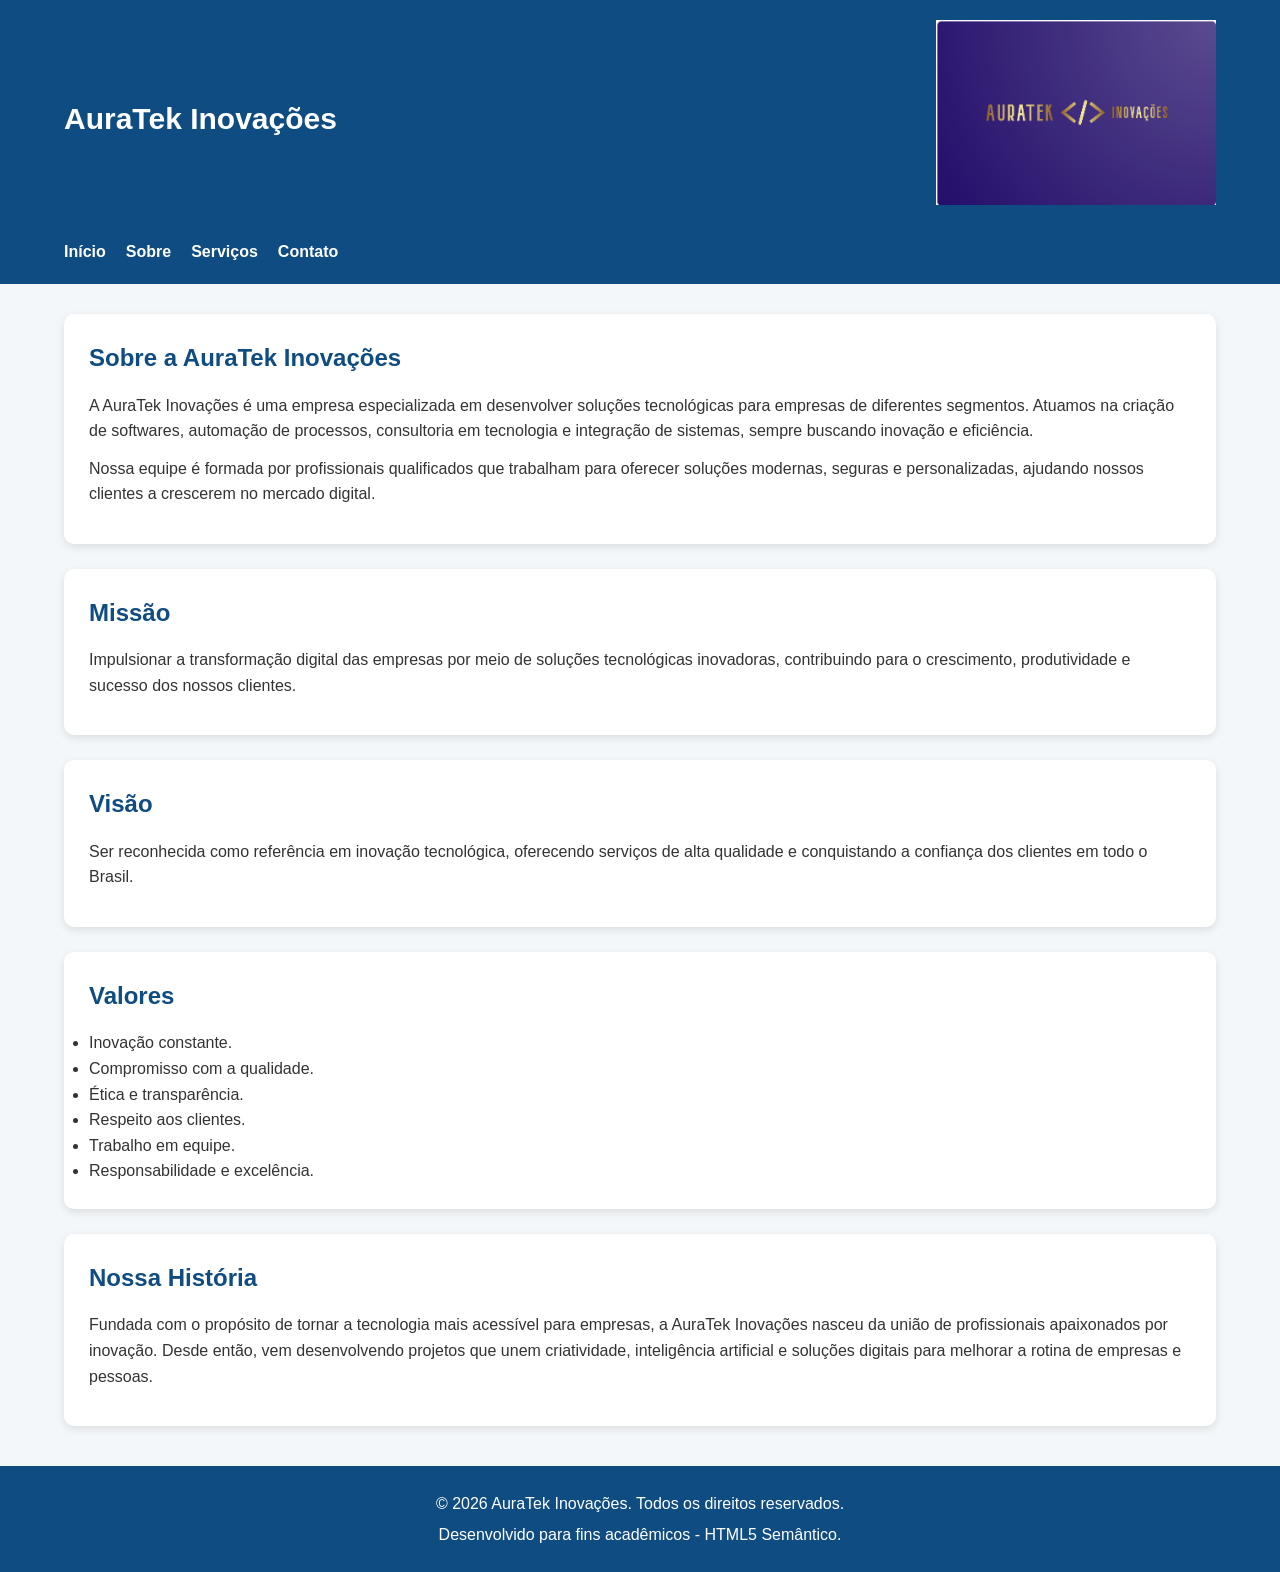
<file: elementosSemânticos-AuraTek/sobre.html>
<!DOCTYPE html>
<html lang="pt-BR">

<head>
    <meta charset="UTF-8">
    <meta name="viewport" content="width=device-width, initial-scale=1.0">
    <title>AuraTek Inovações - Sobre</title>

    <link rel="stylesheet" href="style.css">
</head>

<body>

    <!-- Cabeçalho -->
    <header>
        <div class="header-container">

            <h1>
                AuraTek Inovações
                <a href="index.html" class="logo">
                    <img src="logo-auratek.png" alt="Logo da AuraTek">
                </a>
            </h1>

            <nav>
                 <ul>
                    <li><a href="index.html">Início</a></li>
                    <li><a href="sobre.html">Sobre</a></li>
                    <li><a href="servicos.html">Serviços</a></li>
                    <li><a href="contato.html">Contato</a></li>
                </ul>
            </nav>

        </div>
    </header>

    <!-- Conteúdo Principal -->
    <main>

        <section id="sobre">

            <h2>Sobre a AuraTek Inovações</h2>

            <p>
                A AuraTek Inovações é uma empresa especializada em desenvolver soluções
                tecnológicas para empresas de diferentes segmentos. Atuamos na criação de
                softwares, automação de processos, consultoria em tecnologia e integração
                de sistemas, sempre buscando inovação e eficiência.
            </p>

            <p>
                Nossa equipe é formada por profissionais qualificados que trabalham para
                oferecer soluções modernas, seguras e personalizadas, ajudando nossos
                clientes a crescerem no mercado digital.
            </p>

        </section>

        <section>

            <h2>Missão</h2>

            <p>
                Impulsionar a transformação digital das empresas por meio de soluções
                tecnológicas inovadoras, contribuindo para o crescimento, produtividade
                e sucesso dos nossos clientes.
            </p>

        </section>

        <section>

            <h2>Visão</h2>

            <p>
                Ser reconhecida como referência em inovação tecnológica, oferecendo
                serviços de alta qualidade e conquistando a confiança dos clientes
                em todo o Brasil.
            </p>

        </section>

        <section>

            <h2>Valores</h2>

            <ul>
                <li>Inovação constante.</li>
                <li>Compromisso com a qualidade.</li>
                <li>Ética e transparência.</li>
                <li>Respeito aos clientes.</li>
                <li>Trabalho em equipe.</li>
                <li>Responsabilidade e excelência.</li>
            </ul>

        </section>

        <article>

            <h2>Nossa História</h2>

            <p>
                Fundada com o propósito de tornar a tecnologia mais acessível para empresas,
                a AuraTek Inovações nasceu da união de profissionais apaixonados por inovação.
                Desde então, vem desenvolvendo projetos que unem criatividade, inteligência
                artificial e soluções digitais para melhorar a rotina de empresas e pessoas.
            </p>

        </article>

    </main>

    <!-- Rodapé -->
    <footer>

        <p>&copy; 2026 AuraTek Inovações. Todos os direitos reservados.</p>

        <p>Desenvolvido para fins acadêmicos - HTML5 Semântico.</p>

    </footer>

</body>

</html>
</file>
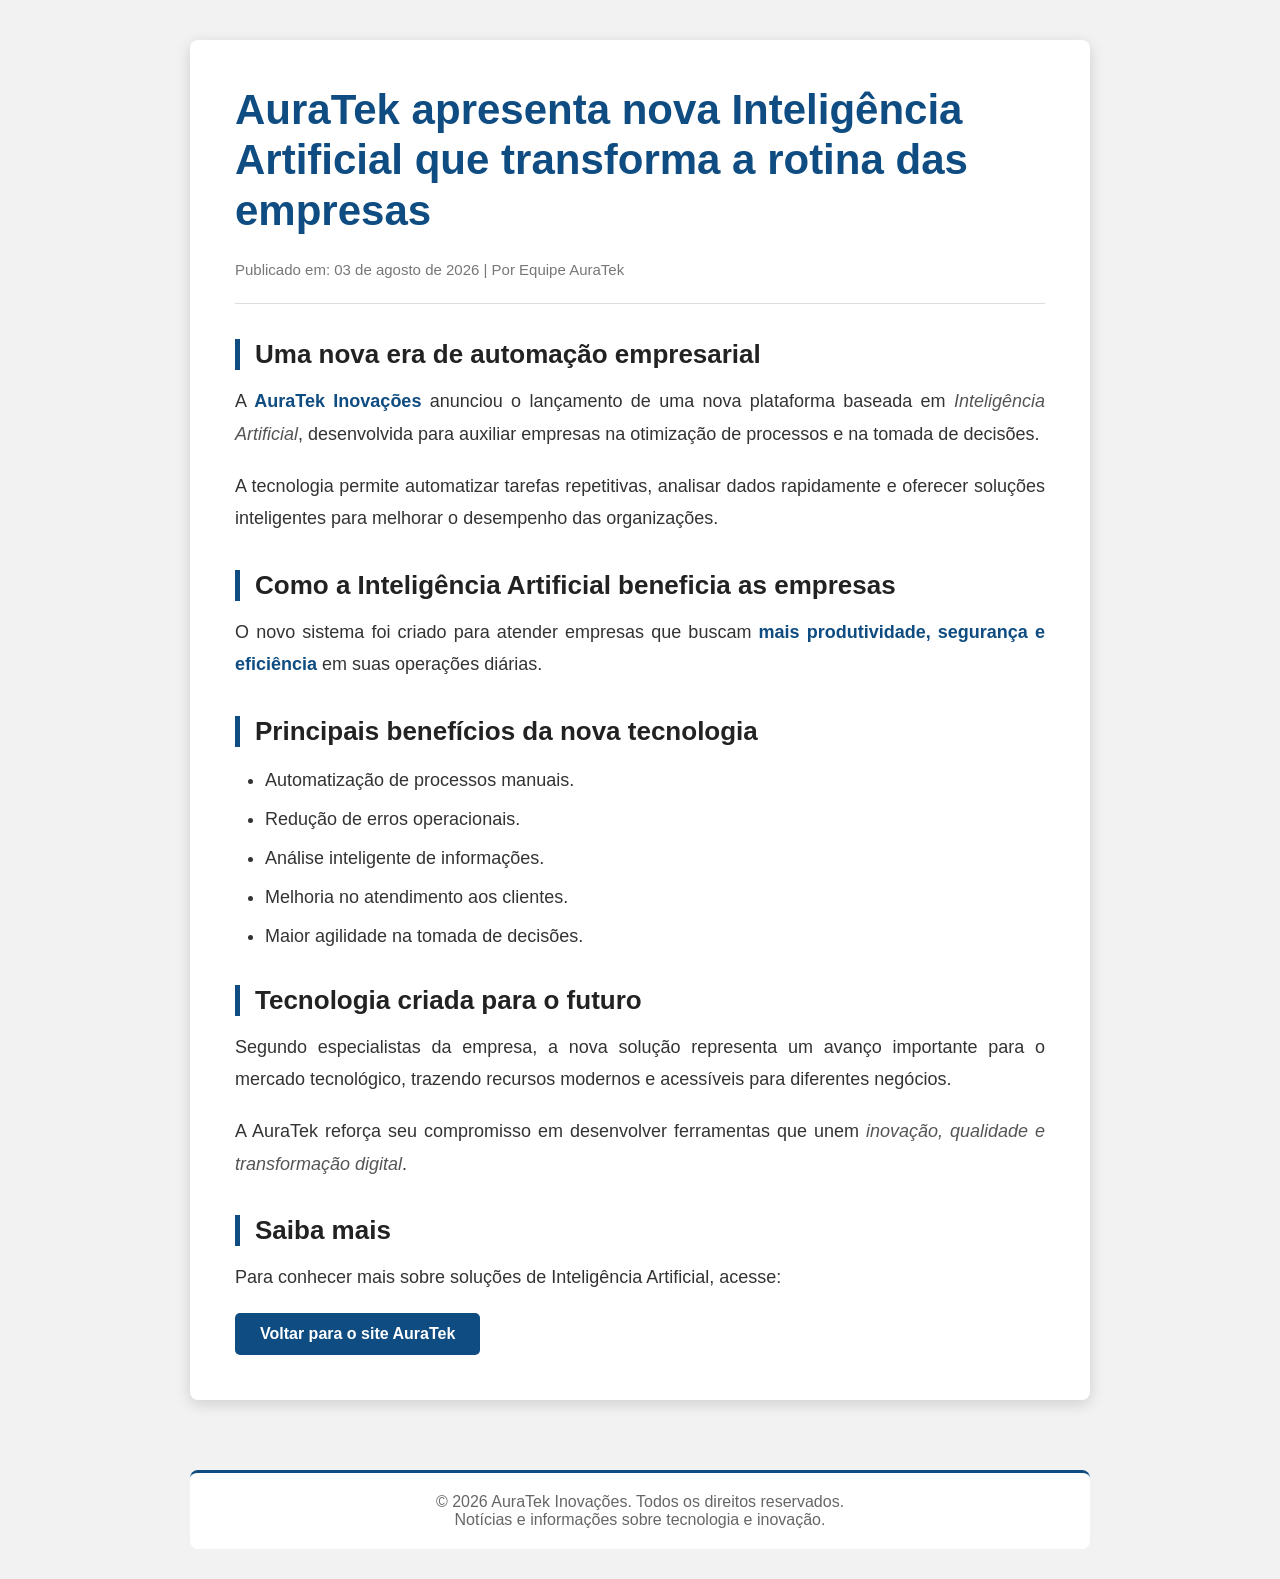
<file: elementosSemânticos-AuraTek/Wireframe da Notícia/noticia.html>
<!DOCTYPE html>
<html lang="pt-BR">

<head>
    <meta charset="UTF-8">
    <meta name="viewport" content="width=device-width, initial-scale=1.0">
    <title>AuraTek - Notícias</title>

    <link rel="stylesheet" href="style.css">
</head>

<body>

    <main>

        <article class="noticia">


            <!-- 01 - H1 -->
            <h1>
                AuraTek apresenta nova Inteligência Artificial que transforma a rotina das empresas
            </h1>


            <p>
                Publicado em: 03 de agosto de 2026 | Por Equipe AuraTek
            </p>


            <!-- 02 - H2 -->
            <h2>
                Uma nova era de automação empresarial
            </h2>


            <!-- 03 - Parágrafos -->
            <p>
                A <strong>AuraTek Inovações</strong> anunciou o lançamento de uma nova
                plataforma baseada em <em>Inteligência Artificial</em>, desenvolvida para
                auxiliar empresas na otimização de processos e na tomada de decisões.
            </p>


            <p>
                A tecnologia permite automatizar tarefas repetitivas, analisar dados
                rapidamente e oferecer soluções inteligentes para melhorar o desempenho
                das organizações.
            </p>



            <h2>
                Como a Inteligência Artificial beneficia as empresas
            </h2>


            <p>
                O novo sistema foi criado para atender empresas que buscam
                <strong>mais produtividade, segurança e eficiência</strong> em suas
                operações diárias.
            </p>


            <!-- 05 - Lista -->
            <h2>
                Principais benefícios da nova tecnologia
            </h2>


            <ul>

                <li>
                    Automatização de processos manuais.
                </li>

                <li>
                    Redução de erros operacionais.
                </li>

                <li>
                    Análise inteligente de informações.
                </li>

                <li>
                    Melhoria no atendimento aos clientes.
                </li>

                <li>
                    Maior agilidade na tomada de decisões.
                </li>

            </ul>



            <h2>
                Tecnologia criada para o futuro
            </h2>


            <p>
                Segundo especialistas da empresa, a nova solução representa um avanço
                importante para o mercado tecnológico, trazendo recursos modernos e
                acessíveis para diferentes negócios.
            </p>


            <p>
                A AuraTek reforça seu compromisso em desenvolver ferramentas que unem
                <em>inovação, qualidade e transformação digital</em>.
            </p>



            <!-- 06 - Link -->
            <h2>
                Saiba mais
            </h2>


            <p>
                Para conhecer mais sobre soluções de Inteligência Artificial,
                acesse:
            </p>


            <a href="../index.html">Voltar para o site AuraTek</a>


        </article>

    </main>

    <footer>

        <p>
            © 2026 AuraTek Inovações. Todos os direitos reservados.
        </p>

        <p>
            Notícias e informações sobre tecnologia e inovação.
        </p>

    </footer>

</body>

</html>
</file>
<file: bootstrap/style.css>
/* =========================================
   CONFIGURAÇÕES GERAIS
========================================= */

* {
    margin: 0;
    padding: 0;
    box-sizing: border-box;
}

body {
    font-family: Arial, sans-serif;
    background-color: #1d1c1f;
    color: #fa3f10;
    text-align: center;
}


/* =========================================
   CABEÇALHO / MENU
========================================= */

header {
    background-color: #7fbb89;
    border-bottom: 1px solid #a073db;
    padding: 15px 0;
}

.navbar .container {
    display: flex;
    align-items: center;
    justify-content: space-between;
}

.navbar-brand {
    font-size: 24px;
    font-weight: bold;
    color: #0bf3f3;
    text-decoration: none;
}

.navbar-nav {
    display: flex;
    flex-direction: row;
    gap: 20px;
    list-style: none;
    margin: 0;
    padding: 0;
}

.nav-link {
    color: #0ca1e6;
    text-decoration: none;
    font-size: 15px;
}

.nav-link:hover {
    color: #eb08f3;
}


/* =========================================
   CONTEÚDO PRINCIPAL
========================================= */

main {
    padding-top: 40px;
    padding-bottom: 50px;
}


/* =========================================
   INÍCIO
========================================= */

.inicio {
    margin-bottom: 35px;
}

.inicio h1 {
    font-size: 32px;
    font-weight: bold;
    margin-bottom: 8px;
}

.inicio p {
    color: #2711e6;
    font-size: 17px;
}


/* =========================================
   TÍTULOS DAS SEÇÕES
========================================= */

section {
    margin-bottom: 45px;
}

section h2 {
    font-size: 23px;
    font-weight: bold;
    margin-bottom: 20px;
}


/* =========================================
   CARDS
========================================= */

.card {
    border: none;
    border-radius: 14px;
    background-color: #f5dd08;
    box-shadow: 0 3px 12px rgb(233, 20, 20);
    transition: 0.2s;
}

.card:hover {
    transform: translateY(-3px);
    box-shadow: 0 6px 18px rgba(233, 34, 34, 0.781);
}

.card-body {
    padding: 25px;
}

.card h3 {
    font-size: 20px;
    margin-bottom: 12px;
    font-weight: bold;
}

.card p {
    color: #5510a3;
}


/* =========================================
   RESUMO
========================================= */

.resumo .card {
    height: 100%;
    text-align: center;
}

.resumo .card h3 {
    color: #fc0afc;
    font-size: 18px;
}

.resumo .card p {
    font-size: 28px;
    font-weight: bold;
    color: #0feb84;
}


/* =========================================
   MATÉRIAS
========================================= */

.materia {
    height: 100%;
    margin-bottom: 25px;
}

.materia h3 {
    color: #e61186;
}
</file>
<file: elementosSemânticos-AuraTek/style.css>
/* Reset */
* {
    margin: 0;
    padding: 0;
    box-sizing: border-box;
}

/* Corpo da página */
body {
    font-family: Arial, Helvetica, sans-serif;
    background-color: #f4f7f9;
    color: #333;
    line-height: 1.6;
}

/* Cabeçalho */
/* Cabeçalho */
header {
    background: #0f4c81;
    color: white;
    padding: 20px 0;
}


.header-container {
    width: 90%;
    max-width: 1200px;
    margin: auto;
}


header h1 {

    display: flex;

    align-items: center;

    justify-content: space-between;

    font-size: 30px;

}


/* Logo pequena no canto */
.logo {
    display: inline-block;
    position: relative;
    z-index: 10;
}

.logo img {
    width: 280px;
    height: auto;
    cursor: pointer;
}


/* Menu fica junto do lado azul */
/* Menu */
nav {
    margin-top: 20px;
}

nav ul {
    display: flex;
    list-style: none;
    gap: 20px;
}


nav a {
    color: white;
    text-decoration: none;
    font-weight: bold;
}
/* Conteúdo principal */
main {
    width: 90%;
    max-width: 1200px;
    margin: 30px auto;
}

/* Seções */
section,
article,
aside {
    background: white;
    padding: 25px;
    margin-bottom: 25px;
    border-radius: 10px;
    box-shadow: 0 3px 8px rgba(0,0,0,0.1);
}

h2 {
    color: #0f4c81;
    margin-bottom: 15px;
}

h3 {
    color: #333;
    margin-bottom: 10px;
}

p {
    margin-bottom: 12px;
}

/* Lista de serviços */
#servicos ul {
    margin-left: 20px;
}

#servicos li {
    margin-bottom: 10px;
}

/* Artigo */
article a {
    display: inline-block;
    margin-top: 10px;
    color: white;
    background: #0f4c81;
    padding: 10px 18px;
    text-decoration: none;
    border-radius: 5px;
    transition: 0.3s;
}

article a:hover {
    background: #1565c0;
}

/* Aside */
aside ul {
    list-style: none;
}

aside li {
    margin-bottom: 12px;
}

aside a {
    text-decoration: none;
    color: #1565c0;
}

aside a:hover {
    text-decoration: underline;
}

/* Rodapé */
footer {
    background: #0f4c81;
    color: white;
    text-align: center;
    padding: 20px;
    margin-top: 40px;
}

footer p {
    margin: 5px 0;
}

/* Responsividade */
@media (max-width: 768px) {

    header h1 {
        flex-direction: column;
        text-align: center;
        gap: 15px;
    }

    nav ul {
        flex-direction: column;
        text-align: center;
    }

    .logo img {
        width: 70px;
    }
}
</file>
<file: páginaMultimidia/style.css>
section {
    color: #fa1313;
    front-family: 'Arial', sans-serif;
    text-align: center;
}

p{
    font-size: 58px;
    font-weight: 300; 
    text-align: right
}
</file>
<file: Thalia - atividade/Thalia - Atividade/css/style.css>
.card {
     border: 1px solid #186be7;
     font-weight: 700; 
     font-family: Georgia, 'Times New Roman', serif;
      height: 500px;
     width: 380px;
}
h1 {
     text-align: center;
     font-size: 350px;
}
body {
     margin: 0;
      background-color: purple;
}
#inicio {
     background-color: #1599e6;
}
p {
     color:aqua;
     text-align: center;
}
.logo {
    display: inline-block;
    position: relative;
    z-index: 10;
}
.logo img {
    width: 280px;
    height: auto;
    cursor: pointer;
}

#servicos {
     background-color: #1599e6;
}

#contato {
     background-color: #1599e6;
}
h3 {
     text-align: center;
     color: greenyellow;
      font-size: 100px;
}
</file>
<file: elementosSemânticos-AuraTek/Wireframe da Notícia/style.css>
/* Reset básico */
* {
    margin: 0;
    padding: 0;
    box-sizing: border-box;
}


/* Corpo da página */
body {
    font-family: Arial, Helvetica, sans-serif;
    background-color: #f2f2f2;
    color: #333;
}


/* Área principal */
main {
    width: 100%;
    padding: 40px 20px;
}


/* Caixa da notícia */
.noticia {

    background-color: white;

    max-width: 900px;

    margin: auto;

    padding: 45px;

    border-radius: 8px;

    box-shadow: 0 4px 15px rgba(0,0,0,0.15);

}


/* Título principal */
.noticia h1 {

    font-size: 42px;

    line-height: 1.2;

    color: #0f4c81;

    margin-bottom: 20px;

    font-weight: 700;

}


/* Data e autor */
.noticia > p:first-of-type {

    color: #777;

    font-size: 15px;

    border-bottom: 1px solid #ddd;

    padding-bottom: 20px;

    margin-bottom: 30px;

}


/* Subtítulos */
.noticia h2 {

    font-size: 26px;

    color: #222;

    margin-top: 35px;

    margin-bottom: 15px;

    border-left: 5px solid #0f4c81;

    padding-left: 15px;

}


/* Texto da notícia */
.noticia p {

    font-size: 18px;

    line-height: 1.8;

    text-align: justify;

    margin-bottom: 20px;

}


/* Destaques */
.noticia strong {

    color: #0f4c81;

}


.noticia em {

    color: #555;

}


/* Lista */
.noticia ul {

    margin: 20px 0 30px 30px;

}


.noticia li {

    font-size: 18px;

    margin-bottom: 12px;

    line-height: 1.5;

}


/* Link final */
.noticia a {

    display: inline-block;

    background-color: #0f4c81;

    color: white;

    text-decoration: none;

    padding: 12px 25px;

    border-radius: 5px;

    font-weight: bold;

    transition: 0.3s;

}


.noticia a:hover {

    background-color: #1565c0;

}


/* Responsividade */
@media(max-width: 700px) {


    .noticia {

        padding: 25px;

    }


    .noticia h1 {

        font-size: 30px;

    }


    .noticia p {

        font-size: 16px;

    }

}

footer {

    max-width: 900px;

    margin: 30px auto;

    background-color: white;

    padding: 20px;

    border-top: 3px solid #0f4c81;

    text-align: center;

    color: #666;

    border-radius: 8px;

}
</file>
